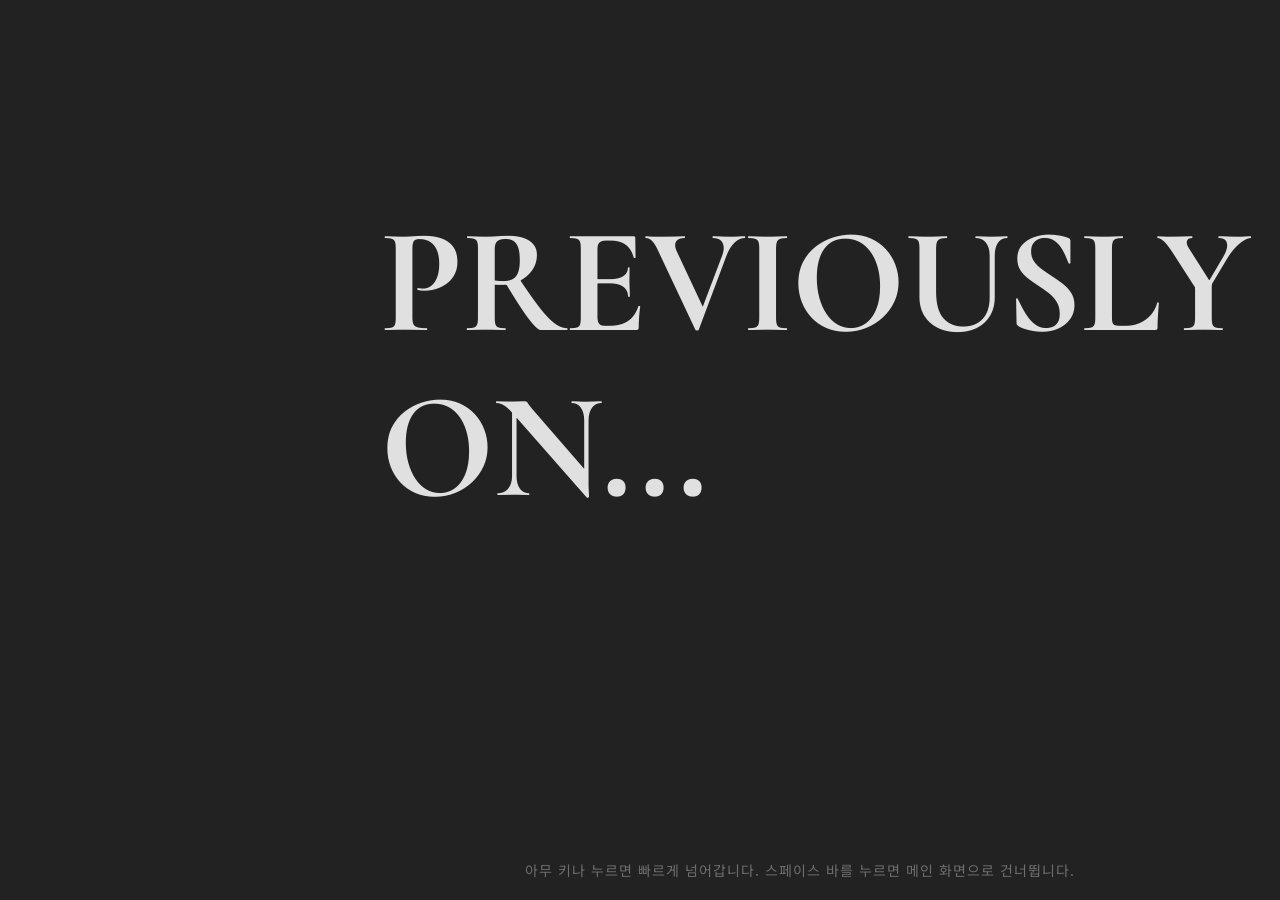
<file: index.html>
<!DOCTYPE html>
<html lang="ko">
<head>
    <meta charset="utf-8">
    <meta name="viewport" content="width=device-width, initial-scale=1">
    <title>0DYSSEY</title>
    <link rel="preconnect" href="https://fonts.googleapis.com">
<link rel="preconnect" href="https://fonts.gstatic.com" crossorigin>
<link href="https://fonts.googleapis.com/css2?family=Comfortaa:wght@300..700&family=Cormorant+Garamond:ital,wght@0,300..700;1,300..700&family=Courier+Prime:ital,wght@0,400;0,700;1,400;1,700&family=Jost:ital,wght@0,100..900;1,100..900&family=Lobster&family=Lobster+Two:ital,wght@0,400;0,700;1,400;1,700&family=Noto+Sans+KR:wght@100..900&family=Shrikhand&display=swap" rel="stylesheet">

    
    <style>
        body, h1, p, div { margin: 0; padding: 0; box-sizing: border-box; }
        html{user-select: none;}
        body {
            min-width: 1600px;
            background-color: #222222; /
            color: #E0E0E0;
            font-family: 'Noto Sans KR', sans-serif;
            overflow: hidden;
            display: flex;
            justify-content: center;
            align-items: center;
            height: 100vh;
            width: 100vw;
        }

        .scene-container {
        position: absolute;
        top: 0; left: 0;        
        width: 100vw;          
        height: 100vh;         
        opacity: 0;
        transition: opacity 1.0s ease-in-out;
        pointer-events: none;
        display: block;
        padding: 0px 180px;
        }

        .scene-container.visible {
            opacity: 1;
        }

        #title h1 {
           font-family: 'Cormorant Garamond', serif;
            font-weight: bold;
            font-size: 150px; /* 화면에 맞게 약간 조정 */
            line-height: 1.1;
            letter-spacing: -2px; 
            text-align: left;
            padding: 200px;
            color: #E0E0E0;
        }

        .scene-container p {
            font-weight: 500;
            font-size: 21px;
            line-height: 1.8;
            word-break: keep-all;
            padding: 0 20px;
            color: #E0E0E0;
            text-align: left;

        }

       
        .highlight-red {
            display: block;
            margin-top: 30px;
            color: #FF6B6B;
            font-size: 21px;
            font-weight: 500;
        }

        #bloody-fade {
            position: fixed;
            top: 0;
            left: 0;
            width: 100vw;
            height: 100vh;
            background-color: #FF6B6B;
            opacity: 0;
            pointer-events: none;
            transition: opacity 2s cubic-bezier(0.4, 0, 0.2, 1);
            z-index: 9999; 
        }

        #bloody-fade.active {
            opacity: 1;
        }

        #skip-footer {
    position: fixed;
    bottom: 20px;
    width: 100%;
    text-align: center;
    color: rgba(224, 224, 224, 0.4); 
    font-size: 14px;
    letter-spacing: 1px;
    pointer-events: none;
    z-index: 100;
}
    </style>
</head>
<body>

    <div id="title" class="scene-container">
        <h1>PREVIOUSLY<br>ON...</h1>
    </div>

    <div class="scene-container story-scene">

        <img src="./img/INTRO1.png" style="position:absolute; width:70%; top:-10%; left:-10%; z-index: 1;">
       
        <p style="max-width: 600px;position: relative; position: absolute; bottom: 20%; right: 15%; z-index:5;">수천 년 전,<br>세계에서 가장 아름다운 여자, 
            스파르타의 왕비 헬레네가 트로이의 왕자에게 납치당했다.</p>

    </div>

    <div class="scene-container story-scene">
        <img src="./img/INTRO2.png" style="position:absolute; width:70%; top:-10%; left:30%; z-index: 1;">
       
        <p style="max-width: 700px; position: relative; position: absolute; bottom: 20%; left: 15%; z-index:5;">
        스파르타 왕 메넬라오스는 분노하여 형제인 미케네 왕 아가멤논과 연합군을 결성해 바다를 가르고 트로이로 진격했다. 올림푸스의 신들마저 지켜본 이 대전투는 훗날 ‘트로이 전쟁’이라 불렸다.</p>
    </div>

    <div class="scene-container story-scene">
        <img src="./img/INTRO3.png" style="position:absolute; width:60%; top:0%; left:0%; z-index: 1;">
        <p style="max-width: 700px; position: relative; position: absolute; bottom: 20%; right: 15%; z-index:5;">10년에 걸친 격전은 트로이의 치명적인 오판으로 막을 내렸다. 
            어느날 아침, 그리스군 함대가 사라지고 거대한 목마만 남은 것을 본 트로이인들은,<br></ㅠㄱ> 상대가 패배를 인정하고 철수한 것이라 믿었다.</p>
    </div>

    <div class="scene-container story-scene">
        <img src="./img/INTRO4.png" style="position:absolute; width:50%; top:0%; right:0%; z-index: 1;">
        <p style="max-width: 800px; position: relative; position: absolute; bottom: 20%; left: 15%; z-index:5;">승리에 도취된 트로이인들은 목마를 성안에 들이고 연회를 벌였다. 하지만 그리스군은 돌아가지 않았고, 여태 목마 속에 숨어있었다. 밤이 되자, 그들은 목마에서 나와 성문을 열었고, 대기하던 군대가 들이닥치며 트로이는 허망하게 멸망했다.</p>
    </div>

    <div class="scene-container story-scene" id="final-scene">
        <p style=" position:relative; text-align: center; padding: 250px;">10년의 전쟁을 끝내고 트로이를 멸망시킨 트로이 목마는<br> 단 한 사람의 머리 속에서 나온 생각이었으니.<br>
        <span class="highlight-red">그의 이름은 오디세우스였다.</span></p>
    </div>

    <div id="bloody-fade"></div>

    <footer id="skip-footer">
    <p>아무 키나 누르면 빠르게 넘어갑니다.
    스페이스 바를 누르면 메인 화면으로 건너뜁니다.</p>
</footer>

  <script>
    const sleep = ms => new Promise(resolve => setTimeout(resolve, ms));
    const title = document.getElementById('title');
    const scenes = document.querySelectorAll('.story-scene');
    const bloodyFade = document.getElementById('bloody-fade');

    let currentStep = -1; //
    let autoTimer;

    // 다음 장으로 이동하는 함수
    async function nextStep() {
        clearTimeout(autoTimer); // 자동 타이머 멈춤
        
        // [1] 현재 단계 숨기기
        if (currentStep === -1) title.classList.remove('visible');
        else if (currentStep < scenes.length) scenes[currentStep].classList.remove('visible');

        currentStep++;

        // [2] 다음 단계 표시
        if (currentStep < scenes.length) {
            scenes[currentStep].classList.add('visible');
            // 다음 장부터는 다시 자동 타이머 가동 (필요하면 7000을 씬마다 다르게 설정 가능)
            autoTimer = setTimeout(nextStep, 7000); 
        } else {
            // 마지막이면 붉은 장막
            bloodyFade.classList.add('active');
            await sleep(1000);
            window.location.href = 'main.html';
        }
    }

    // [이벤트 처리]
    document.addEventListener('keydown', (e) => {
        if (e.code === 'Space') {
            // 스페이스바: 메인으로 워프
            sessionStorage.setItem('introPassed', 'true');
            window.location.href = 'main.html';
        } else {
            // 다른 키: 다음 장으로 이동
            nextStep();
        }
    });

    // 시작
    window.onload = () => {
        title.classList.add('visible');
        autoTimer = setTimeout(nextStep, 7000); // 첫 시작 타이머
    };
</script>

</body>
</html>
</file>
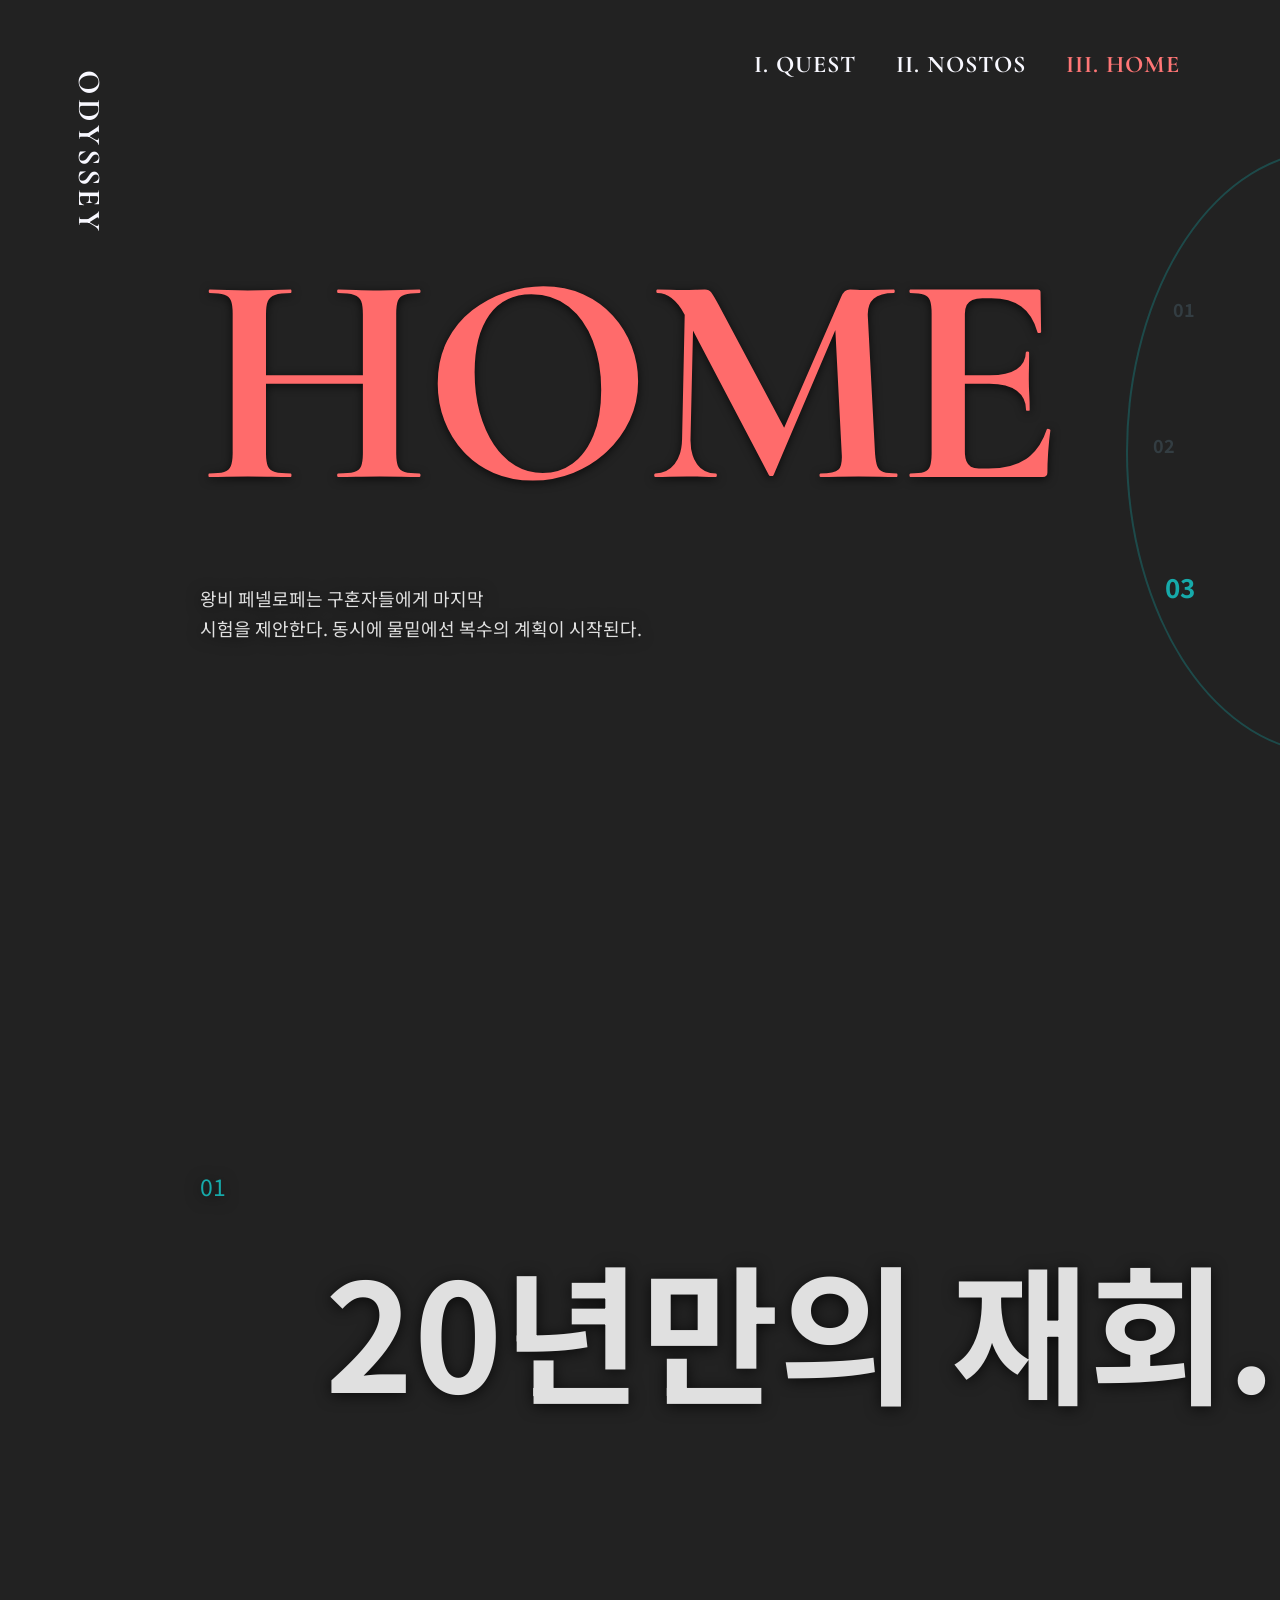
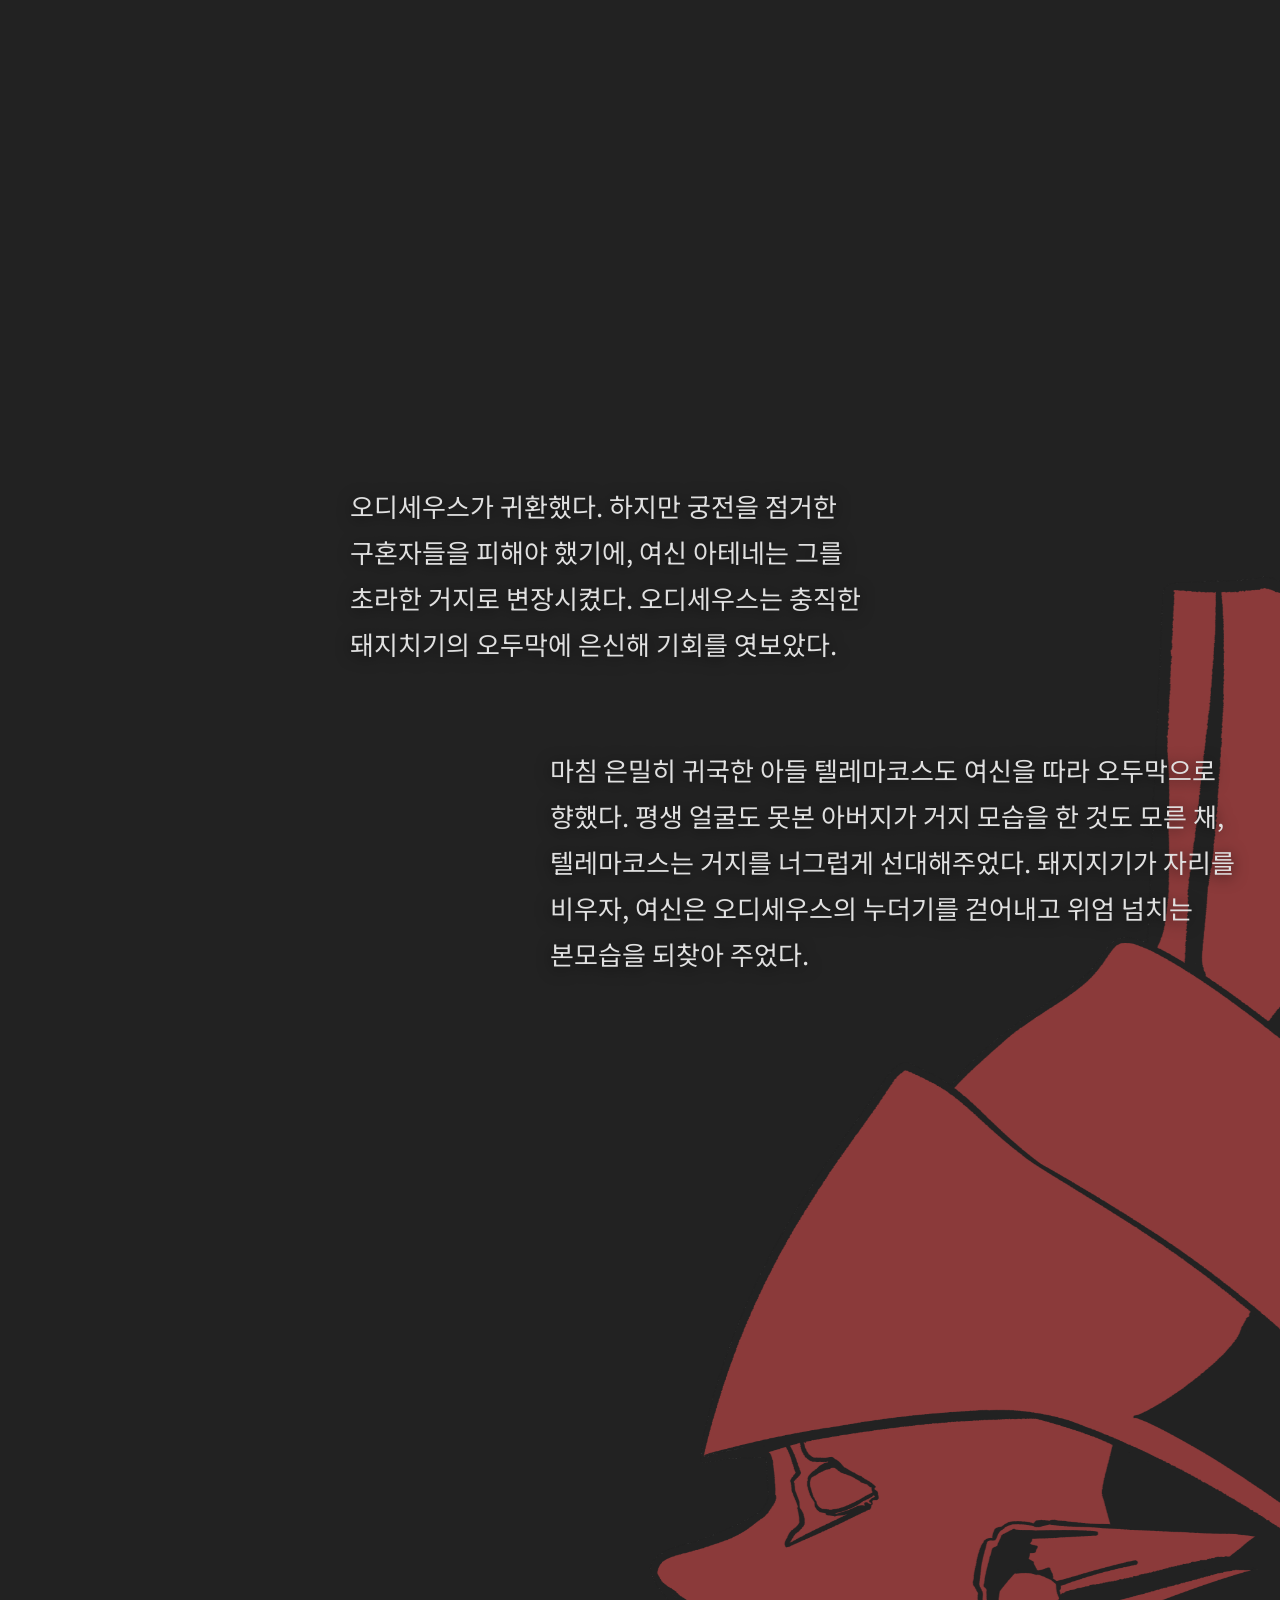
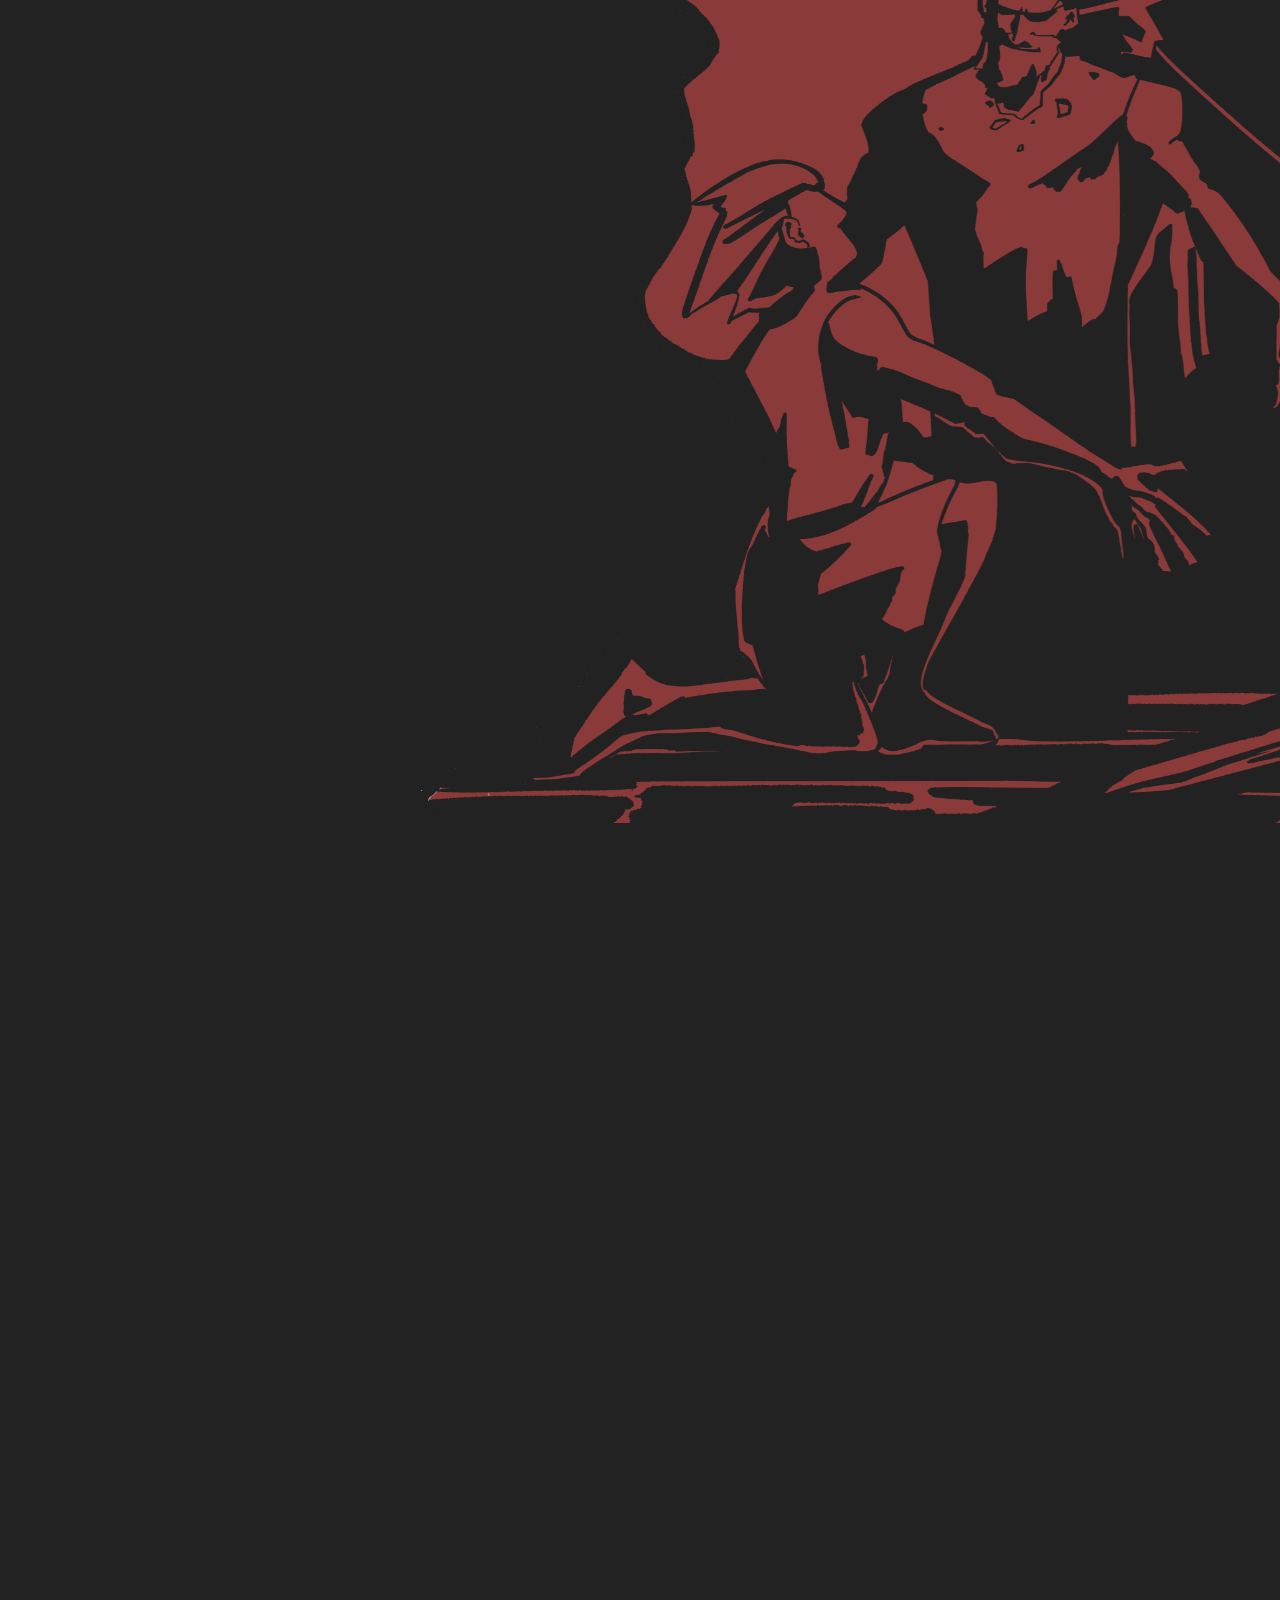
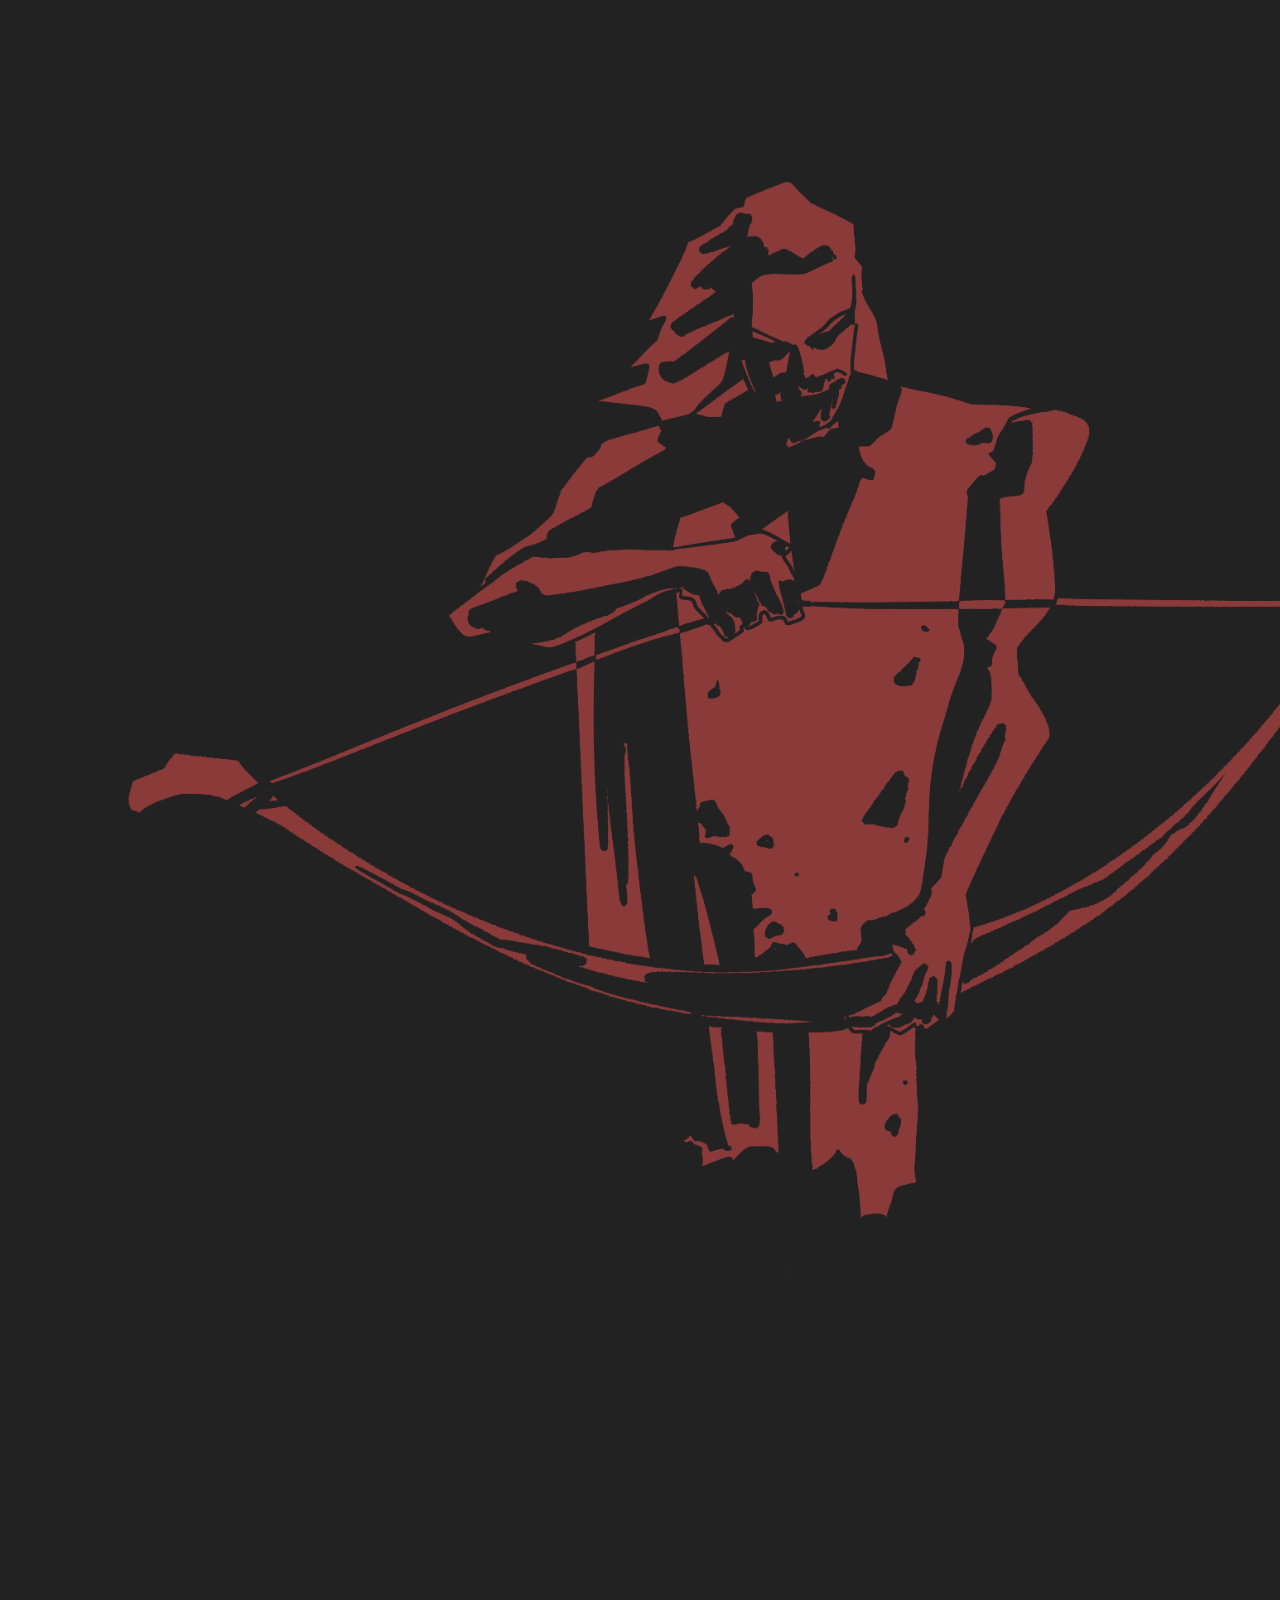
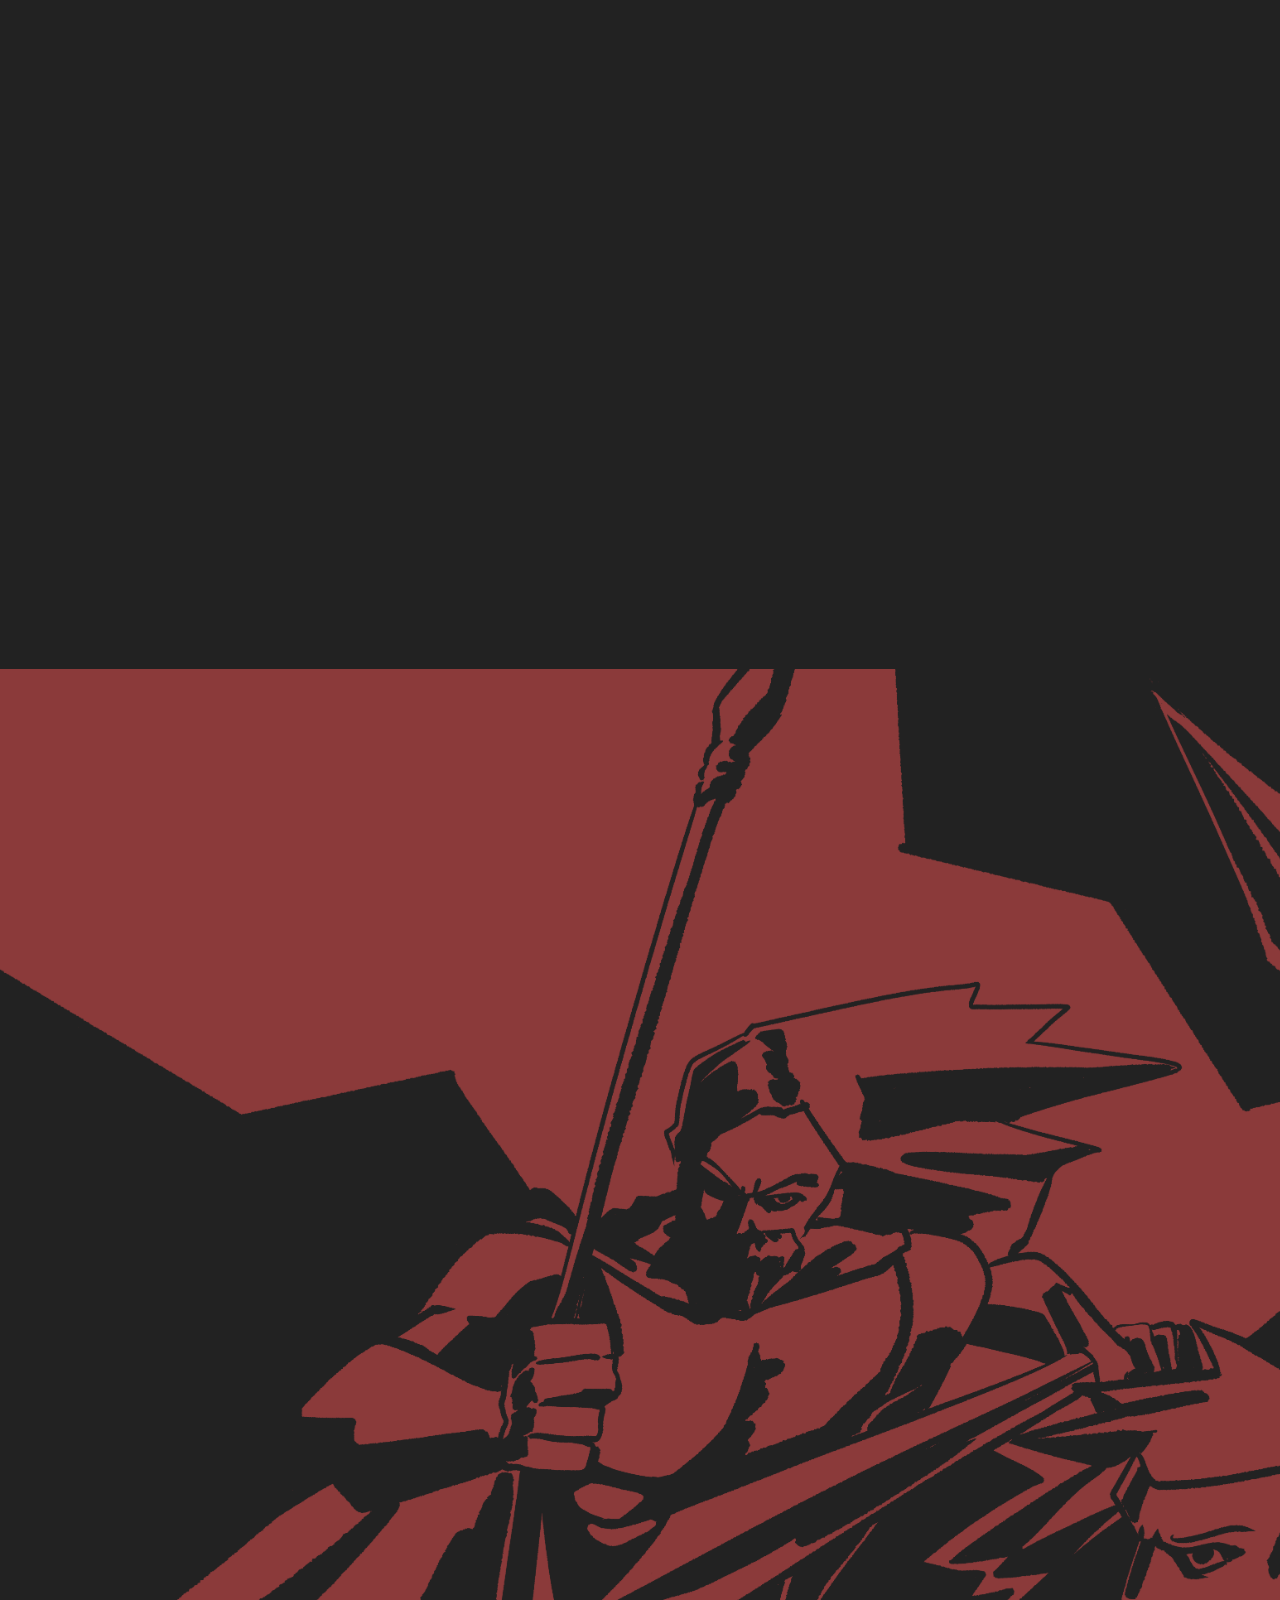
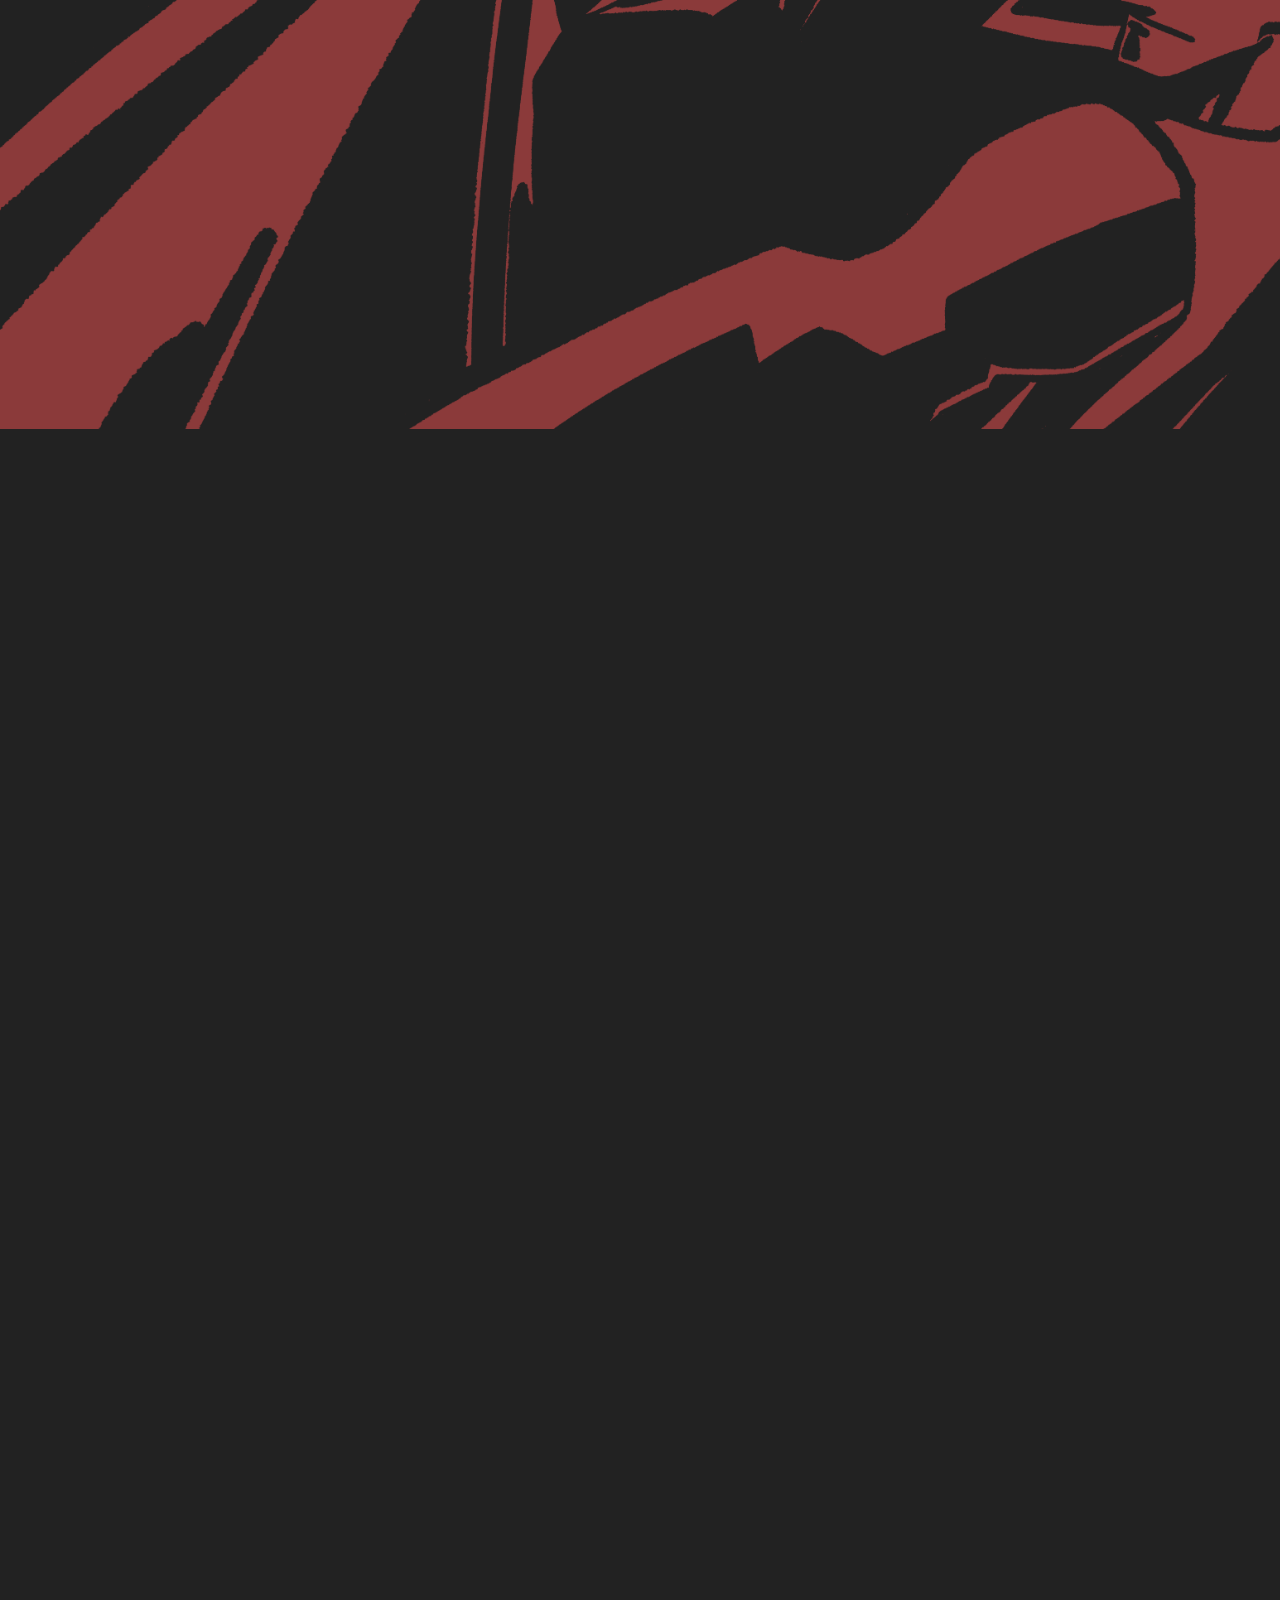
<file: home.html>
<!DOCTYPE html>
<html>
<head>
	<meta charset="utf-8">
	<meta name="viewport" content="width=device-width, initial-scale=1">
	<title>H0ME</title>
	<link rel="stylesheet" type="text/css" href="./css/style.css">
<script src="./js/script.js" defer></script>
<link rel="preconnect" href="https://fonts.googleapis.com">
<link rel="preconnect" href="https://fonts.gstatic.com" crossorigin>
<link href="https://fonts.googleapis.com/css2?family=Comfortaa:wght@300..700&family=Cormorant+Garamond:ital,wght@0,300..700;1,300..700&family=Courier+Prime:ital,wght@0,400;0,700;1,400;1,700&family=Jost:ital,wght@0,100..900;1,100..900&family=Lobster&family=Lobster+Two:ital,wght@0,400;0,700;1,400;1,700&family=Noto+Sans+KR:wght@100..900&family=Shrikhand&display=swap" rel="stylesheet">

	<style>

.right-scroll-nav ul {
    list-style: none;
    position: relative;
    right: 15px;
    display: flex;
    flex-direction: column;
    gap: 110px; 
    align-items: flex-end;
    pointer-events: auto; 
}

.right-scroll-nav a {
    font-family: 'Noto Sans Kr', serif;
    font-size: 18px;
    font-weight: bold;
    color: #333d42;
    text-decoration: none;
    display: block;
    transition: all 0.4s cubic-bezier(0.1, 0.8, 0.2, 1); 
}


.right-scroll-nav li.active a {
    color: #16AAAA !important; 
    font-size: 26px !important; 
    text-shadow: none !important; 
}

.right-scroll-nav li:nth-child(1) { transform: translateX(-70px); }
.right-scroll-nav li:nth-child(2) { transform: translateX(-90px); }  
.right-scroll-nav li:nth-child(3) { transform: translateX(-70px); } 

	</style>
</head>
<body>
	<div class="side-title">
		<a href="main.html">Odyssey</a>
	</div>

	<nav class="top-nav">
		<ul>
			<li><a href="quest.html">I. QUEST</a></li>
			<li><a href="nostos.html">II. NOSTOS</a></li> <li><a href="home.html"  style="color: #FF7676;">III. HOME</a></li>
		</ul>
	</nav>

	<nav class="right-scroll-nav">
    <ul>
        <li class="active"><a href="#chapter1">01</a></li>
        <li><a href="#chapter2">02</a></li>
        <li><a href="#chapter3">03</a></li>
    </ul>
	</nav>


	<section>
		<div class="title">
			<h1>HOME</h1>
			<p class="title">
				왕비 페넬로페는
				구혼자들에게 마지막<br> 
				시험을 제안한다.
				동시에 물밑에선 복수의 계획이 시작된다. 
		</div>
	</section>

	<section>
		<div class="archtitle" style="height: 500px;">
			<p class="archnum" id="chapter1">01</p>
			<h2 style="text-align: center;">
				20년만의 재회.
			</h2>
		</div>

		<div class="content" >
			<img src="./img/HOME1.gif" style="position:absolute; width:90%">

			<p style="margin-left:"> 오디세우스가 귀환했다. 하지만 궁전을 점거한 구혼자들을 피해야 했기에, 여신 아테네는 그를 초라한 거지로 변장시켰다. 오디세우스는 충직한 돼지치기의 오두막에 은신해 기회를 엿보았다.</p>

			<p style="margin-left:auto; max-width: 700px;"> 마침 은밀히 귀국한 아들 텔레마코스도 여신을 따라 오두막으로 향했다. 평생 얼굴도 못본 아버지가 거지 모습을 한 것도 모른 채, 텔레마코스는 거지를 너그럽게 선대해주었다. 돼지지기가 자리를 비우자, 여신은 오디세우스의 누더기를 걷어내고 위엄 넘치는 본모습을 되찾아 주었다.
			</p>

			</div>
			<div class="content">
			<p> 순식간에 눈앞의 노인이 늠름한 영웅으로 변하자 텔레마코스는 두려워했으나, 오디세우스는 눈물을 흘리며 자신이 친아버지임을 고백했다. 20년 만에 마주한 부자는 서로를 끌어안고 통곡했다.</p>

		</div>

				<div class="content" style="padding-top: 800px;">
					<p style="margin-left:auto; max-width: 700px;">상봉한 부자는 구혼자들을 향한 복수 계획을 세웠다. 오디세우스는 거지의 모습으로 위장해 궁전으로 잠입, 텔레마코스는 무기고의 무기들을 빼돌려 구혼자들이 반격을 막도록 한다. 그들은 마침내 거대한 복수의 서막을 올린 것이다.
					</p>
				</div>

<div class="content lastquotes" >
			<p style="font-size:100px;">“</p>
			<p>나는 신이 아니다. 내가 어찌 신과 같겠느냐? 나는 네가 그 때문에 탄식하며 고통을 겪고 폭력을 참아내야 했던, 네가 그리워하던 네 아버지다.
			</p>
			<p style="font-size:100px; text-align: right;">”</p>
		</div>

				<section>
		<div class="archtitle" style="height: 500px;">
			<p class="archnum" id="chapter2">02</p>
			<h2>
				마지막 시련, 
				<br>그리고 복수
			</h2>
		</div>

			<div class="content">
				<p style="max-width: 700px;">궁전으로 잠입한 오디세우스가 거지 행세를 하는 동안, 구혼자들 압박에 한계에 다다른 페넬로페는 마지막 구혼 조건을 내걸었다. 그것은 과거 오디세우스가 남긴 강궁을 당겨, 일렬로 세운 열 두 도끼머리 구멍을 단 한 발의 화살로 관통시키는 불가능에 가까운 시험이었다. 오만한 구혼자들이 차례로 나섰으나, 시위조차 걸지 못해 쩔쩔매야 했다.</p>
			</div>
			<div class="content" style="padding-bottom:0">
				<p style="margin-left:auto;">모두가 포기하려 할 때, 초라한 거지의 모습을 한 오디세우스가 조용히 앞으로 걸어 나와 활을 잡았다.</p>
			</div>

			<div class="content" style="height:1000px">
				<img src="./img/HOME2.gif" class="coverimg">
			</div>

			<div class="content" style="padding-top:0">
				 <p>구혼자들의 비웃음 속에서도 오디세우스는 능숙하고 가볍게 시위를 당겼고, 조준을 마친 그가 시위를 놓자 화살은 한 치의 오차도 없이 열두 개의 도끼 구멍을 한 번에 번개처럼 관통했다.</p>


				<p style="margin-left:auto; padding-top: 350px;">순식간에 궁전은 정적에 휩싸였고, 구혼자들의 얼굴은 공포로 하얗게 질렸다. 
				</p>

			</div>


			<div class="content" style="height:1000px">
				<p style="max-width: 700px;">마침내 영웅 오디세우스는 제단 위로 뛰어오르며 자신의 본모습을 들어냈다. 텔레마코스 또한 창을 쥔 채 아버지의 곁에 당당히 섰다. 그들은 창과 화살을 발밑에 쏟아부었다. 평생 왕과 그 가족을 기만하던 자들을 향한 최후의 심판이 시작된 것이다.</p>
				<img src="./img/HOME3.gif" class="coverimg">
			</div>

			<div class="content lastquotes" >
			<p style="font-size:100px;">“</p>
			<p>그러자 재치 있는 오디세우스가 누더기를 벗어던지고 문지방 위로 뛰어올랐다. 그는 화살통을 들고는 수많은 화살들을 발 앞에 쏟아부으며 구혼자들에게 말했다. 
				<br> ‘이제 이 처참한 경기는 끝났다!’
			</p>
			<p style="font-size:100px; text-align: right;">”</p>
		</div>
</section>

<section>
		<div class="archtitle" style="height: 200px;">
			<p class="archnum" id="chapter3">03</p>
			<h2 style="text-align: center;">
				재생.
			</h2>


		</div>

		<div class="content">
			<p>
			복수가 끝나고, 마침내 오디세우스와 페넬로페가 마주했다. 하지만 20년 세월의 벽과 눈앞의 남편이 다른 이의 변장이 아닐까 의심한 페넬로페는 마지막 시험을 던졌다. 
		</p>
		</div>

			<div class="content">
			<p style="margin-left:auto">
			그녀는 유모에게 "안방에 있는 우리의 침대를 밖으로 꺼내어 잠자리를 마련하라"고 차갑게 명했다.
		</p>

		</div>

			<div class="content">
				<p style="max-width:700px">
		그 말을 들은 오디세우스는 비로소 정색하며 페넬로페에게 침대의 비밀을 말했다. 그 침대는 과거 그가 자라나있던 올리브 나무를 그대로 침대의 기둥으로 삼은, 오직 두 사람만의 비밀이 깃든 침대였다. 살아있는 나무와 결합해 있어 결코 옮길 수 없었기에, 침대를 옮기라는 아내의 말은 오디세우스가 듣기에 완전한 모순이었던 것이다.
			</p>
		</div>

			<div class="content" style="height:900px">
		<img src="./img/HOME4.gif" style="position:relative; width:80%; transform: 50% 50%;">				
			<p style="margin-left:auto; max-width: 700px;">둘만의 비밀을 남편이 그대로 말자, 페넬로페는 마침내 의심을 거두고 남편의 품에 안겼다. 20년간의 고독과 불신이 사라지고, 온 가족이 마침내 완벽하게 결합했다. 오랜 방랑과 처절한 복수극의 대서사시는 이렇게 마침표를 찍게 되었다.
</p>
			</div>
			<div class="content lastquotes" >
			<p style="font-size:100px;">“</p>
			<p>부인, 우리는 아직 모든 고난의 끝에 이른 것이 아니오. 앞으로도 헤아릴 수 없이 많은 노고가 남아 있겠지만, 이제는 침대로 가 부드러운 잠을 자며 행복을 누립시다.
			</p>
			<p style="font-size:100px; text-align: right;">”</p>
		</div>
	</section>

<section>
		<div class="content" style="">
		<p style="color: #16AAAA;text-align:center;margin: auto;">
			3부 HOME<br>
			fin.
		</p>
	</div>

	</section>

			</section>

<footer class="bottom-footer">
    <div class="footer-left">
        <a href="quest.html">I. QUEST</a>
    </div>
    
    <div class="footer-center">
        <a href="main.html" class="footer-title">ODYSSEY</a>
        <p class="footer-copy">본 콘텐츠는 '오디세이아'의 각색본으로 원본과 비교해 과장, 축약, 수정된 부분이 존재합니다.<br> Copyright &copy; seoultech 2026-1 웹인터랙션디자인 김유신</p>
    </div>
    
    <div class="footer-right">
        <a href="nostos.html">II. NOSTOS</a>
    </div>
</footer>


</body>
</html>
</file>
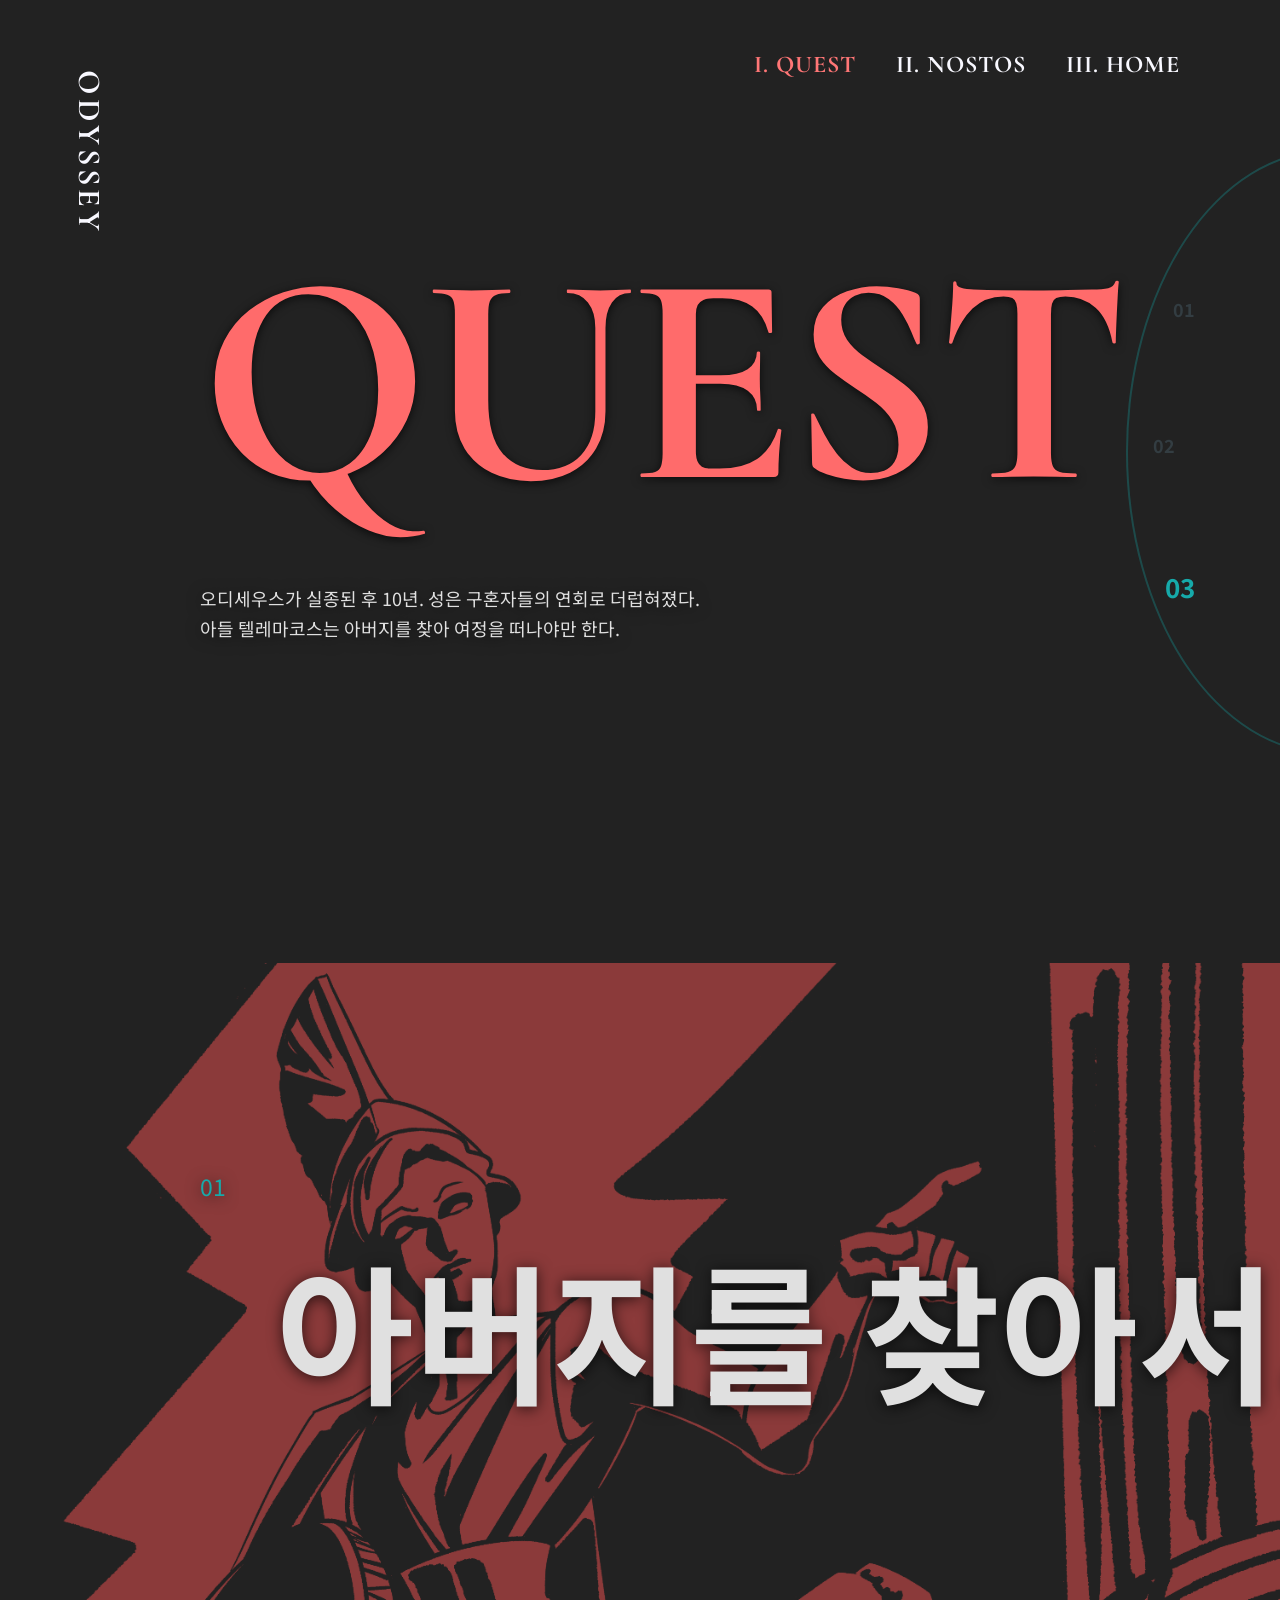
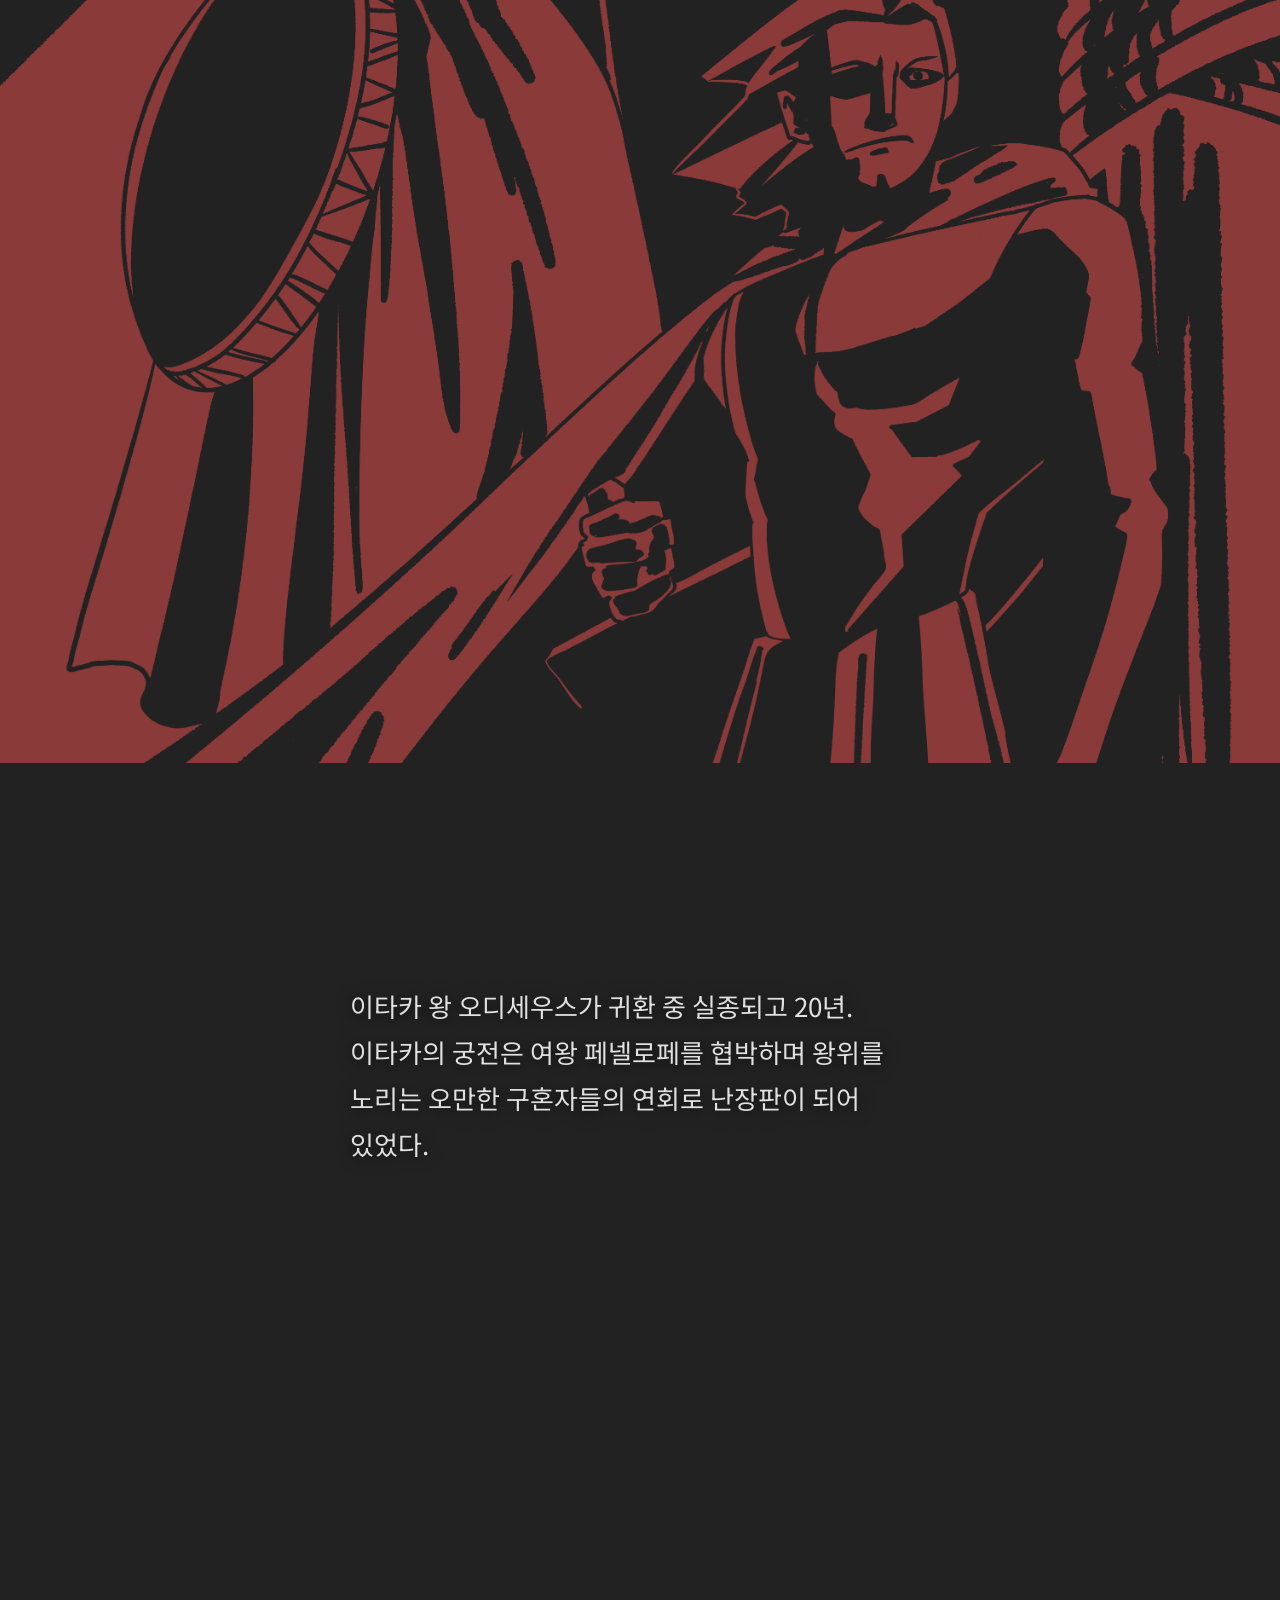
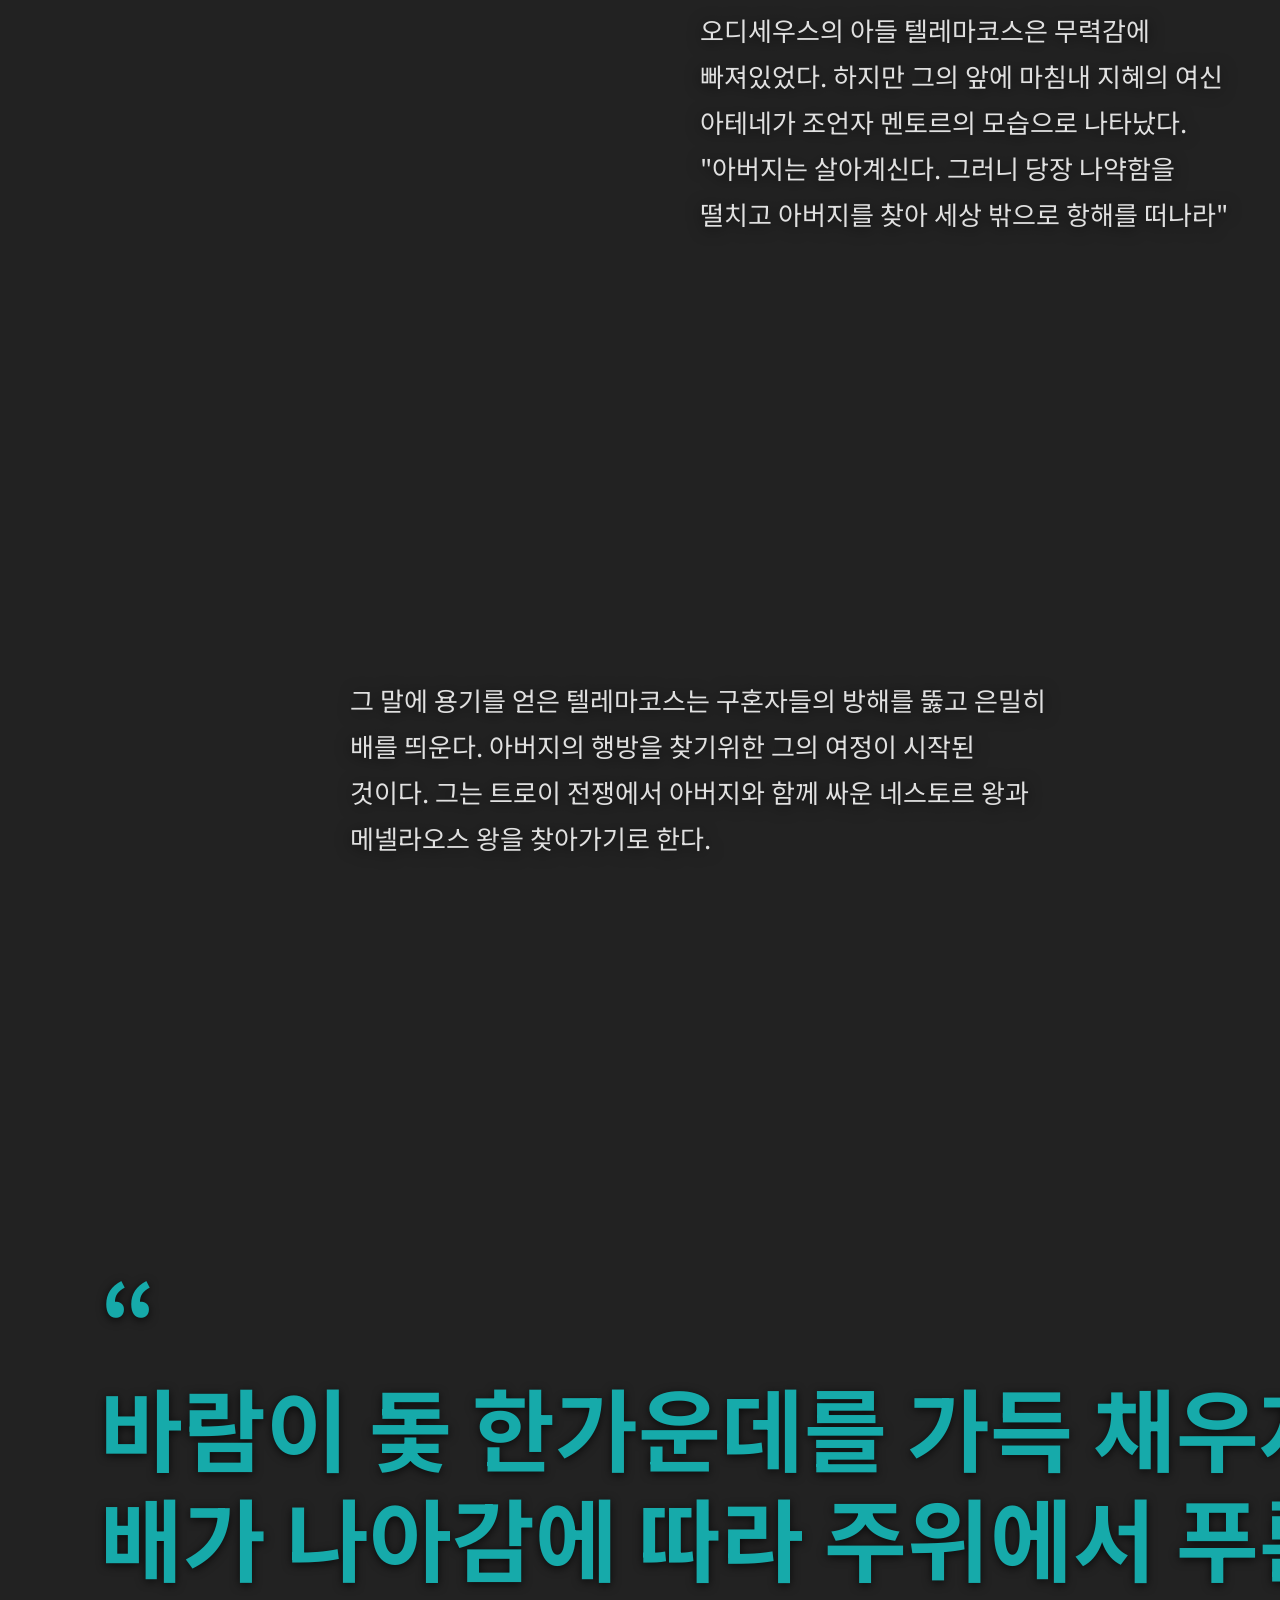
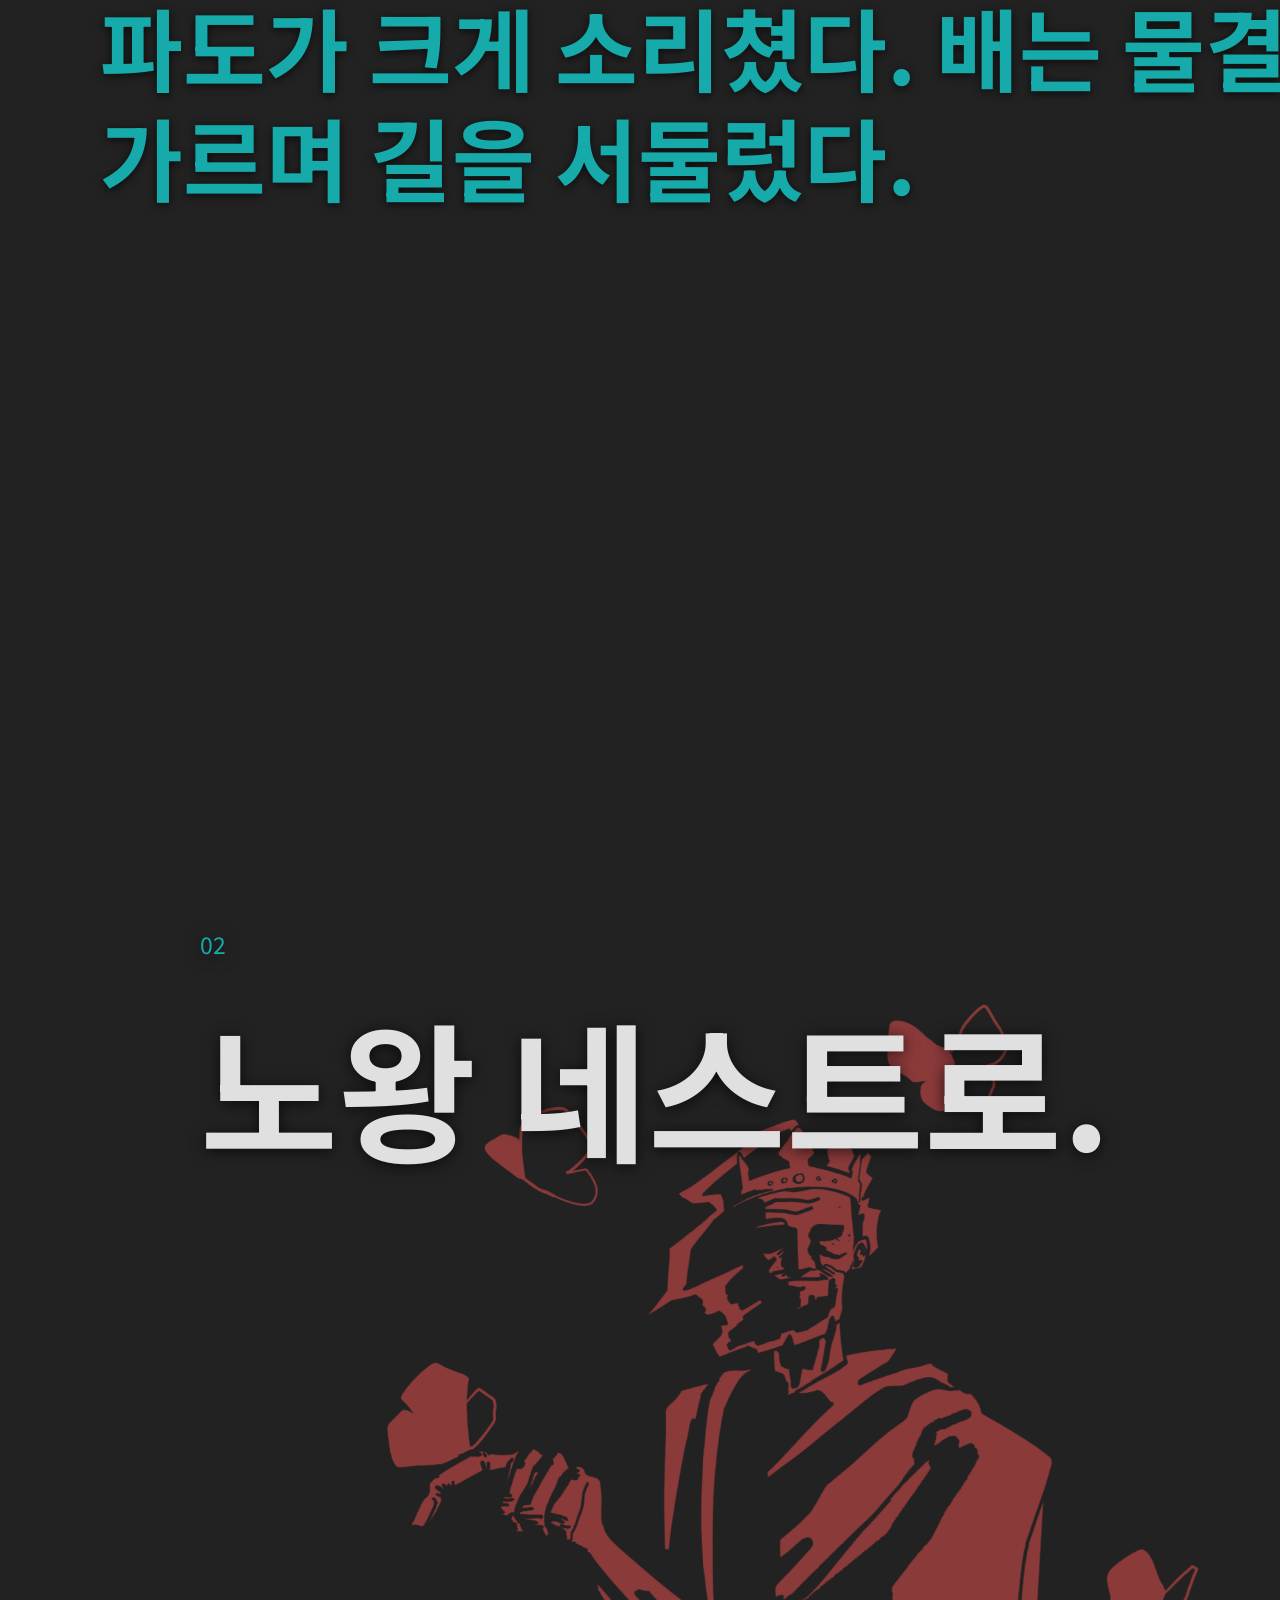
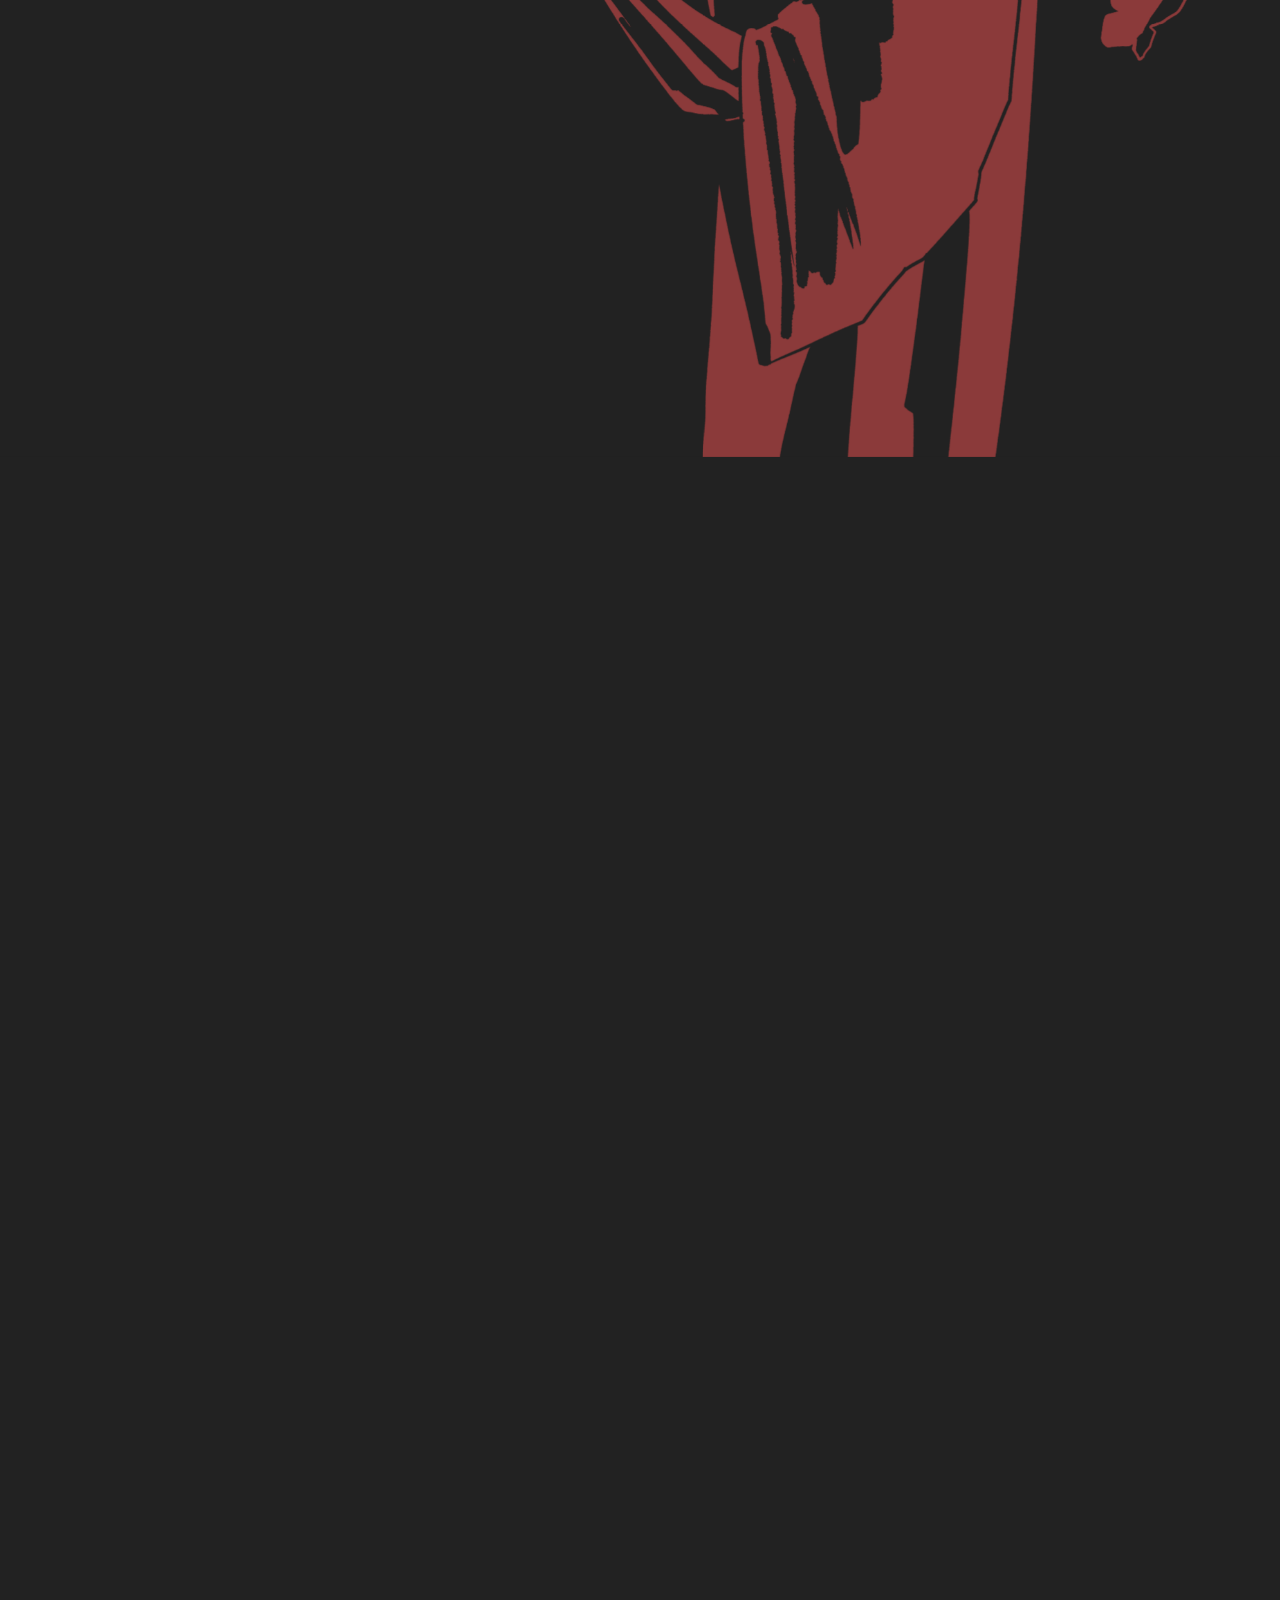
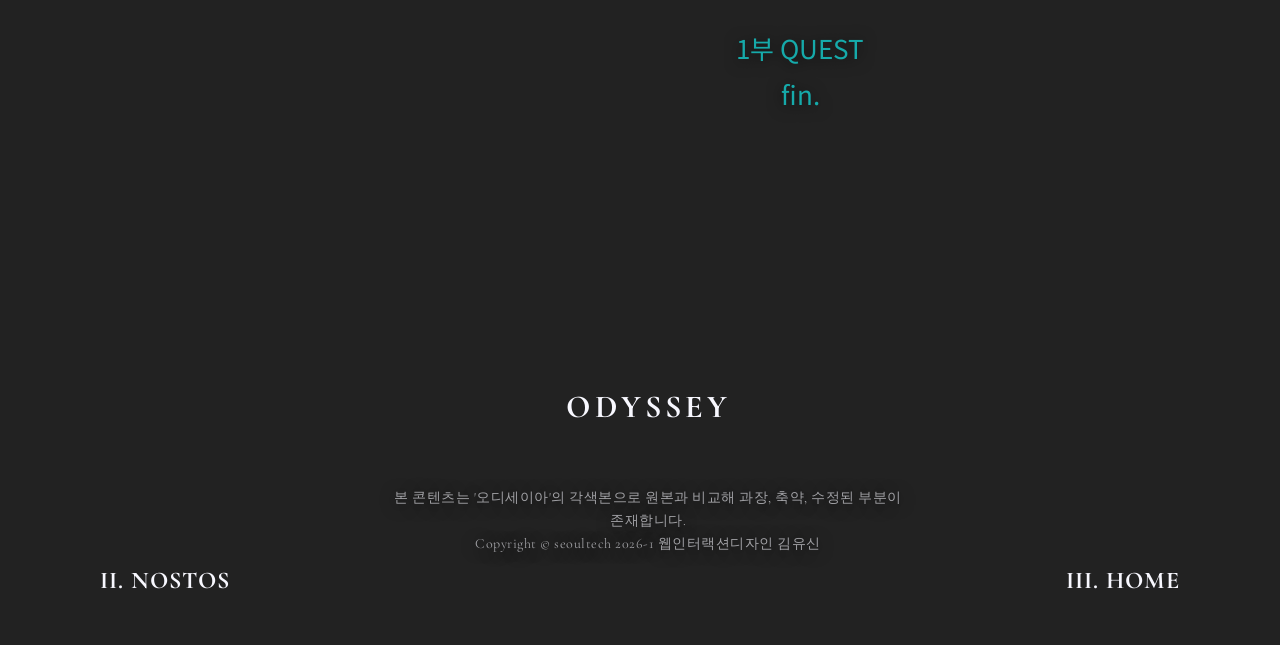
<file: quest.html>
<!DOCTYPE html>
<html>
<head>
	<meta charset="utf-8">
	<meta name="viewport" content="width=device-width, initial-scale=1">
	<title>QUEST</title>
	
<link rel="stylesheet" type="text/css" href="./css/style.css">
<script src="./js/script.js" defer></script>
<link rel="preconnect" href="https://fonts.googleapis.com">
<link rel="preconnect" href="https://fonts.gstatic.com" crossorigin>
<link href="https://fonts.googleapis.com/css2?family=Comfortaa:wght@300..700&family=Cormorant+Garamond:ital,wght@0,300..700;1,300..700&family=Courier+Prime:ital,wght@0,400;0,700;1,400;1,700&family=Jost:ital,wght@0,100..900;1,100..900&family=Lobster&family=Lobster+Two:ital,wght@0,400;0,700;1,400;1,700&family=Noto+Sans+KR:wght@100..900&family=Shrikhand&display=swap" rel="stylesheet">

<style>

.right-scroll-nav ul {
    list-style: none;
    position: relative;
    right: 15px;
    display: flex;
    flex-direction: column;
    gap: 110px; 
    align-items: flex-end;
    pointer-events: auto; 
}

.right-scroll-nav a {
    font-family: 'Noto Sans Kr', serif;
    font-size: 18px;
    font-weight: bold;
    color: #333d42;
    text-decoration: none;
    display: block;
    transition: all 0.4s cubic-bezier(0.1, 0.8, 0.2, 1); 
}


.right-scroll-nav li.active a {
    color: #16AAAA !important; 
    font-size: 26px !important; 
    text-shadow: none !important; 
}

.right-scroll-nav li:nth-child(1) { transform: translateX(-70px); }
.right-scroll-nav li:nth-child(2) { transform: translateX(-90px); }  
.right-scroll-nav li:nth-child(3) { transform: translateX(-70px); } 

	</style>
</head>
<body>
	<div class="side-title">
		<a href="main.html">Odyssey</a>
	</div>

	<nav class="top-nav">
		<ul>
			<li><a href="quest.html" style="color: #FF7676;">I. QUEST</a></li>
			<li><a href="nostos.html">II. NOSTOS</a></li> <li><a href="home.html" >III. HOME</a></li>
		</ul>
	</nav>

	<nav class="right-scroll-nav">
    <ul>
        <li class="active"><a href="#chapter1">01</a></li>
        <li><a href="#chapter2">02</a></li>
        <li><a href="#chapter3">03</a></li>
    </ul>
	</nav>


	<section>
		<div class="title">
			<h1>QUEST</h1>
			<p class="title">
				오디세우스가 실종된 후 10년.
				성은 구혼자들의 연회로 더럽혀졌다.<br>
				아들 텔레마코스는 아버지를
				찾아 여정을 떠나야만 한다.</p>
		</div>
	</section>

		<section>
		<div class="archtitle" style="height: 1000px;">
			<img src="./img/QUEST1.gif" class="coverimg";>	
			<p class="archnum" id="chapter1">01</p>
			<h2 style="text-align: center;">
				아버지를 찾아서.
			</h2>
		</div>

		<div class="content">
			<p>이타카 왕 오디세우스가 귀환 중 실종되고 20년. 이타카의 궁전은 여왕 페넬로페를 협박하며 왕위를 노리는 오만한 구혼자들의 연회로 난장판이 되어 있었다.</p>
		</div>

		<div class="content" >
			<p style="margin-left: auto;">오디세우스의 아들 텔레마코스은 무력감에 빠져있었다. 하지만 그의 앞에 마침내 지혜의 여신 아테네가 조언자 멘토르의 모습으로 나타났다. 
			"아버지는 살아계신다. 그러니 당장 나약함을 떨치고 아버지를 찾아 세상 밖으로 항해를 떠나라"
		</p>
		</div>

		<div class="content">
			<p style="max-width: 700px;">
		그 말에 용기를 얻은 텔레마코스는 구혼자들의 방해를 뚫고 은밀히 배를 띄운다. 아버지의 행방을 찾기위한 그의 여정이 시작된 것이다. 그는 트로이 전쟁에서 아버지와 함께 싸운 <span>네스토르 왕</span>과 <span>메넬라오스 왕</span>을 찾아가기로 한다. 
		</p>
		</div>

		<div class="content lastquotes" >
			<p style="font-size:100px;">“</p>
			<p>바람이 돛 한가운데를 가득 채우자, 배가 나아감에 따라 주위에서 푸른 파도가 크게 소리쳤다. 배는 물결을 가르며 길을 서둘렀다.
			</p>
			<p style="font-size:100px; text-align: right;">”</p>
		</div>

	</section>

	<section>
		<div class="archtitle" style="height: 1000px;">
			<img src="./img/QUEST2.gif" style="position:absolute; width: 100%; z-index: 1;">	
			<p class="archnum" id="chapter2">02</p>
			<h2>노왕 네스트로.</h2>
		</div>
		<div class="content">
			<p style="max-width:700px">
			텔레마코스는 첫 목적지인 퓔로스 섬에 도착해 트로이 전쟁의 영웅이자 현자, 네스토르를 만났다. 텔레마코스는 그 위엄 앞에 긴장했으나, 노왕은 그를 극진히 대접했다. 아버지의 생사를 묻자, 노왕은 전쟁을 회상하며 오디세우스의 지략과 용맹함을 찬양했다.
		</p>
		</div>

		<div class="content">
			<p style="margin-left: auto;">
			그러나 노왕은 전쟁이 끝나고 바로 그와 헤어졌기에, 그가 살아있는지 혹은 어디에 있는지 알지 못한다고 털어놓았다. 낙담하는 영웅의 아들에게 네스토르는 "너에게 아버지의 기질이 그대로 보인다"며, 아테나 여신이 아버지를 아꼈듯 너 또한 지켜줄 것이라고 축복해줬다.


		</div>

		<div class="content">
			<p style="margin-left: auto;">
			노왕은 이별에 앞서, 가장 늦게 귀환해 세상 일을 잘 알을 메넬라오스 왕을 찾아가 보라 조언했다. 그리고 텔레마코스에게 자신의 아들을 동행시키고 전차와 명마까지 내주었다. 단서는 얻지 못했으나 아버지의 위상을 전해 들은 텔레마코스는 비로소 용기를 얻고 발길을 옮겼다.

		</div>
	</section>


	<section>
		<div class="archtitle" style="height: 1000px;">
			<img src="./img/QUEST3.gif" style="position:absolute; width: 100%; z-index: 1;">	
			<p class="archnum" id="chapter3">03</p>
			<h2 style="padding-top:600px">스파르타 왕과</h2>
			<h2>전쟁의 미녀.</h2>
		</div>
		<div class="content">
			<p style="max-width:700px">
			 스파르타에 도착한 텔레마코스는 전쟁의 주역, 헬레네의 남편, 메넬라오스 왕을 만난다. 마침 연회 중이던 왕은 그들을 환대했다. 연회 도중 메넬라오스는 오디세우스의 이름을 올리며 눈물지었는데, 텔레마코스 역시 눈물을 훔쳤다. 왕은 그 모습을 보고 그가 오디세우스의 아들임을 알아챘다.
		</p>
		</div>

		<div class="content">
			<p style="margin-left: auto;">
			텔레마코스가 비참한 상황을 전하며 아버지 행방을 묻자, 메넬라오스는 귀환길에 표류한 이집트 바다에서 겪었던 기묘한 이야기를 들려주었다. </p>

			<p>그는 고향으로 가기위해 바다의 노신 프로테우스를 붙잡아 협박했는데, 노신은 귀환 방법과 함께 세상 영웅들의 생사도 말해주었다. 그말에 따르면 오디세우스는 여신 칼립소의 섬에서 돌아가지 못하고 눈물로 밤을 지새우고 있다는 것이다.</p> 



		</div>

		<div class="content">
			<p style="margin-left: auto; max-width: 700px;">
			아버지가 살아있다는 단서를 얻은 텔레마코스는 마침내 안도감과 희망을 품었다. 왕은 기뻐하는 그를 더 쉬어 가게 해줬고, 떠나는 날에 보물을 선물하며 그의 앞날을 축복했다. 
			<br>아버지를 구할 수 있다는 확신을 얻은 텔레마코스는 더 강인해진 영웅의 기상을 품고 다시 이타카로 돌아갈 준비를 시작했다.</p>


		</div>
	</section>

	<section>
		<div class="content" style="">
		<p style="color: #16AAAA;text-align:center;margin: auto;">
			1부 QUEST<br>
			fin.
		</p>
	</div>

	</section>
	
<footer class="bottom-footer">
    <div class="footer-left">
        <a href="nostos.html">II. NOSTOS</a>
    </div>
    
    <div class="footer-center">
        <a href="main.html" class="footer-title">ODYSSEY</a>
        <p class="footer-copy">본 콘텐츠는 '오디세이아'의 각색본으로 원본과 비교해 과장, 축약, 수정된 부분이 존재합니다.<br> Copyright &copy; seoultech 2026-1 웹인터랙션디자인 김유신</p>
    </div>
    
    <div class="footer-right">
        <a href="home.html">III. HOME</a>
    </div>
</footer>

</body>
</html>
</file>
<file: css/style.css>
html {
    scroll-behavior: smooth;
    user-select: none;
    }
   body,h1,h2,p,ul{margin:0; padding:0;}

    body{background-color: #222222;}
    section{
        min-width: 1600px;
        width: 100%;
        height: auto;
        margin: 0 auto;
        padding: 0;
        background-color: #222222; 
        overflow-x: clip;
    }

    .top-nav {
    position: absolute;
    top: 50px; 
    right: 100px; 
    z-index: 100; 
}

.top-nav ul {
    display: flex;
    gap: 40px; 
    list-style: none;
}

.top-nav a {
    font-family: 'Cormorant Garamond', serif;
    font-size: 24px;
    font-weight: bold;
    color: ghostwhite;
    text-decoration: none;
    letter-spacing: 1px;
    transition: color 0.3s ease;
}


.top-nav a:hover {
    color: #16AAAA; 
}


.side-title {
    position: absolute;
    top: 70px;
    left: 70px; 
    z-index: 100;
}

.side-title a {
    font-family: 'Cormorant Garamond', serif;
    font-size: 32px;
    font-weight: bold;
    color: ghostwhite;
    text-decoration: none;
    letter-spacing: 4px;

    writing-mode: vertical-rl; 
    text-transform: uppercase; 
    
    transition: opacity 0.3s ease;
}

.side-title a:hover {
    opacity: 0.7;
}

.right-scroll-nav {
    position: fixed;
    top: 50%;
    right: 0;
    transform: translateY(-50%);
    width: 150px;
    height: 600px;
    z-index: 200; 
    display: flex;
    justify-content: flex-end;
    align-items: center;
    pointer-events: none;
}

.right-scroll-nav::before {
    content: '';
    position: absolute;
    top: 0;
    right: -250px; 
    width: 400px;
    height: 600px;
    border: 2px solid rgba(22, 170, 170, 0.3); 
    border-radius: 50%;
}

.right-scroll-nav ul {
    list-style: none;
    position: relative;
    right: 15px;
    display: flex;
    flex-direction: column;
    gap: 80px; 
    align-items: flex-end;
    pointer-events: auto; 
}

.right-scroll-nav a {
    font-family: 'Noto Sans Kr', serif;
    font-size: 18px;
    font-weight: bold;
    color: #333d42;
    text-decoration: none;
    display: block;
    transition: all 0.4s cubic-bezier(0.1, 0.8, 0.2, 1); 
}


.right-scroll-nav li.active a {
    color: #16AAAA !important; 
    font-size: 26px !important; 
    text-shadow: none !important; 
}

.right-scroll-nav li:nth-child(1) { transform: translateX(-40px); }
.right-scroll-nav li:nth-child(2) { transform: translateX(-88px); }  
.right-scroll-nav li:nth-child(3) { transform: translateX(-105px); } 
.right-scroll-nav li:nth-child(4) { transform: translateX(-88px); }  
.right-scroll-nav li:nth-child(5) { transform: translateX(-40px); } 


.scroll-fade {
    opacity: 0;
    transform: translateY(30px);
    transition: opacity 0.8s cubic-bezier(0.25, 0.46, 0.45, 0.94), 
                transform 0.8s cubic-bezier(0.25, 0.46, 0.45, 0.94);
    will-change: opacity, transform;
}
.scroll-fade.is-shown {
    opacity: 1;
    transform: translateY(0);
}

.scroll-fade-opacity {
    opacity: 0;
    transition: opacity 0.8s cubic-bezier(0.25, 0.46, 0.45, 0.94);
    will-change: opacity;
}
.scroll-fade-opacity.is-shown {
    opacity: 1;
}

    .title {
        position: relative;
        padding: 200px 200px 300px 200px ;
        display: block;
        margin: auto;
    }

    .title p{
        font-weight: regular;
        font-size: 18px;
        line-height: 30px;
        text-align: left;
        padding: 20px 0px;
        padding-left: 0px;
        word-break: keep-all;
        color:#E0E0E0;
        max-width: none;
    }

    h1{ position: relative;
        font-family: 'Cormorant Garamond', serif;
        font-size: 300px;
        color:#FF6B6B;
        letter-spacing: -6px;
        transform: scaleX(0.8);
        display: inline-block;
        transform-origin: left top; 
        z-index: 5;
        text-shadow: 0 2px 10px rgba(0, 0, 0, 0.7);
    }


    .archtitle{

        position: relative;
        padding: 200px 0 200px 0;
        display: block;
    }


    .archnum{
        font-weight: regular;
        font-size: 23px;
        text-align: left;
        padding: 0px 200px 10px 200px; 
        word-break: keep-all;
        color:#16AAAA;
        z-index: 5} 

    .content{
        position: relative;
        padding: 180px 250px;
        margin: auto;
        display: block;
    }

    h2{ position: relative;
        font-family: 'noto sans kr', sans-serif;
        font-size: 150px;
        color: #E0E0E0; 
        line-height: auto;
        padding: 0 200px;
        z-index: 5;
        text-shadow: 0 2px 15px rgba(0, 0, 0, 0.7);
    }

    p { position: relative;
        font-family: 'noto sans kr', sans-serif;
        z-index: 5;
        font-weight: normal;
        font-size: 26px;
        line-height: 46px;
        text-align: left;
        max-width: 550px;
        padding: 40px 100px;
        word-break: keep-all;
        color:#E0E0E0;
        text-shadow: 0 2px 15px rgba(0, 0, 0, 0.7);

    }
    .coverimg {position: absolute;
            top: 50%;
            left: 50%;
            width: 100%;
            height:100%;
            transform: translate(-50%, -50%);
            object-fit: cover;
            z-index: 1;
            pointer-events: none;}

    .flex {
        display: flex;
        justify-content: space-between;
        align-items: flex-start;
        gap: 0px;
        padding: 100px 250px 0 250px;
        position: relative;
        width: 100%;
        box-sizing: border-box;
    }

    .flex p {
        font-family: 'noto sans kr', sans-serif;
        font-size: 26px;
        line-height: 46px;
        color: #E0E0E0;
        text-shadow: 0 2px 15px rgba(0, 0, 0, 0.7);
        word-break: keep-all;
        
        max-width: 550px; 
        width: 100%;
        padding: 0 !important; 
        margin: 0;
        
        position: relative;
        will-change: transform;

        transition: transform 0.2s cubic-bezier(0.1, 0.8, 0.2, 1);
    }

    .next-paragraph-box {
        display: flex;
        justify-content: flex-end; 
        padding: 0 250px;
    
        margin-top: 500px; 
        position: relative;
        z-index: 5;
    }

    .next-paragraph-box p {
        font-family: 'noto sans kr', sans-serif;
        font-size: 26px;
        line-height: 46px;
        color: #E0E0E0;
        word-break: keep-all;
        text-shadow: 0 2px 15px rgba(0, 0, 0, 0.7);
        
        max-width: 550px;
        width: 100%;
        padding: 0 !important;
        margin: 0;
    }
    
    .killgiant p{padding:300px 100px 300px 100px}

.killgiant {
    position: relative;
    view-timeline-name: --giant-tl;
    view-timeline-axis: block;
}

.tree-moving {
    position: sticky;
    top: 40vh;
    
    z-index: 4; 
    display: block;
    will-change: transform;

    animation: moveDiagonal linear forwards;
    animation-timeline: --giant-tl;
}


@keyframes moveDiagonal {
    0%, 35% {
   
        transform: translate(850px, -800px);
    }
    100% {
       
        transform: translate(-400px, -1200px);
    }
}
    .img-wrapper-14 {
    position: relative;
    width: 70%; 
    display: inline-block;
    overflow: visible; 
}

    .img-wrapper-14 .base-img {
    width: 100%;
    display: block;
    height: auto;
}

.img-wrapper-14 .floating-img {
    position: absolute;
    width: 30%; 
    z-index: 2;
    
   
    transition: all 0.3s cubic-bezier(0.25, 0.46, 0.45, 0.94);
    will-change: top, left, transform;
    top: 50%;
    left: 50%;
    transform: translate(-50%, -50%);
}

.img-wrapper-14.step-1 .floating-img {
    top: 20%;
    left: 50%;
    transform: translate(0, 0);
}

.img-wrapper-14.step-2 .floating-img {
    top: 40%;
    left: 30%;
    transform: translate(0, 0);
}


.img-wrapper-14.step-3 .floating-img {
    top: 70%;
    left: 70%;
    transform: translate(-50%, -50%);
}

.canvas-container {
    position: relative; 
    width: 100vw;
    height: 100vh;
    padding: 180px;       
}

.text-box {
    position: absolute;
    top: 30%;
    left: 20%;         
}

.img-cow {
    position: absolute;
    top: 30%;          
    left: 30%;
    width: 50%;         
}

.img-fire {
    position: absolute;
    top: 45%;           
    left: 55%;
    width: 25%;
    rotate: 55deg;
}

    .quotes p{
        text-align: left;
        font-weight: bold;
        font-size: 48px;
        line-height: 80px;
        max-width: none;
        color:#FF7676;
        text-shadow: 0 2px 10px rgba(0, 0, 0, 0.7);
        padding: 0px;
}
    .lastquotes{padding: 180px 100px 400px 100px}

    .lastquotes p{
        text-align: left;
        font-weight: bold;
        font-size: 90px;
        line-height: 110px;
        color:#16AAAA;
        text-shadow: 0 2px 10px rgba(0, 0, 0, 0.7);
        padding: 0px;
        max-width: none;
    }


.text-container {
    width: 80%;
    max-width: 800px;
    pointer-events: none;
}

.fade-text {
    color: #E0E0E0;;
    font-size: 1.5rem;
    text-shadow: 0 4px 6px rgba(0, 0, 0, 0.6);
    margin: 0;
}

.sticky-container {
    display: flex;
    justify-content: center;
    align-items: center;
}




.story-section {
    position: relative;
    width: 100%;
    min-width: 1600px;
    height: 250vh;
}

.sticky-box {
    position: sticky;
    top: 0;
    width: 100%;
    height: 100vh;
    overflow: hidden;
}


.inner-track {
    position: relative;
    width: 100%;
    height: 100%;
}


.inner-track img {
    position: absolute;
    height: auto;
    opacity: 0;
    transition: opacity 0.2s ease-out;
}


.inner-track p {
    position: absolute;
    max-width: 500px
    opacity: 0;
    transition: opacity 0.2s ease-out;
    z-index: 10;
}


.text-1-1 { top: 15%; left: 10%; }
.img-1-1  { bottom: 5%; right: 5%; width: 70%}


.text-2-1 { top: 30%; left: 50%; transform: translate(-50%, -50%); max-width: 650px; }
.img-2-1  { top: 5%; left: 40%; width: 50%; transform: translate(-50%, -50%); }
.text-2-2 { top: 20%; left: 40%; transform: translate(-50%, -50%); max-width: 650px; }

.img-3-1  { top: 0%; left: 0%; transform: translate(-50%, -50%); width: 90%; }
.text-3-1 { bottom: 15%; right: 10%; }





.bottom-footer {
 
    margin: 50px 100px;
    display: flex;
    justify-content: space-between;
    align-items: flex-end;
}


.footer-left a,
.footer-right a {
    font-family: 'Cormorant Garamond', serif;
    font-size: 24px;
    font-weight: bold;
    color: ghostwhite;
    text-decoration: none;
    letter-spacing: 1px;
    transition: color 0.3s ease;
    margin-bottom: 10px;
}

.footer-left a:hover,
.footer-right a:hover {
    color: #16AAAA;
}

.footer-center {
    display: flex;
    flex-direction: column;
    align-items: center;
    gap: 20px; 
}


.footer-title {
    font-family: 'Cormorant Garamond', serif;
    font-size: 32px;
    font-weight: bold;
    color: ghostwhite;
    text-decoration: none;
    letter-spacing: 4px;
    text-transform: uppercase;
    transition: opacity 0.3s ease;
}

.footer-title:hover {
    opacity: 0.6; 
}

.footer-copy {
    font-family: 'Cormorant Garamond', serif;
    font-size: 14px;
    color: rgba(248, 248, 255, 0.6);
    letter-spacing: 0.5px;
    margin: 0;
    line-height: 23px;
    text-align: center;
}
</file>
